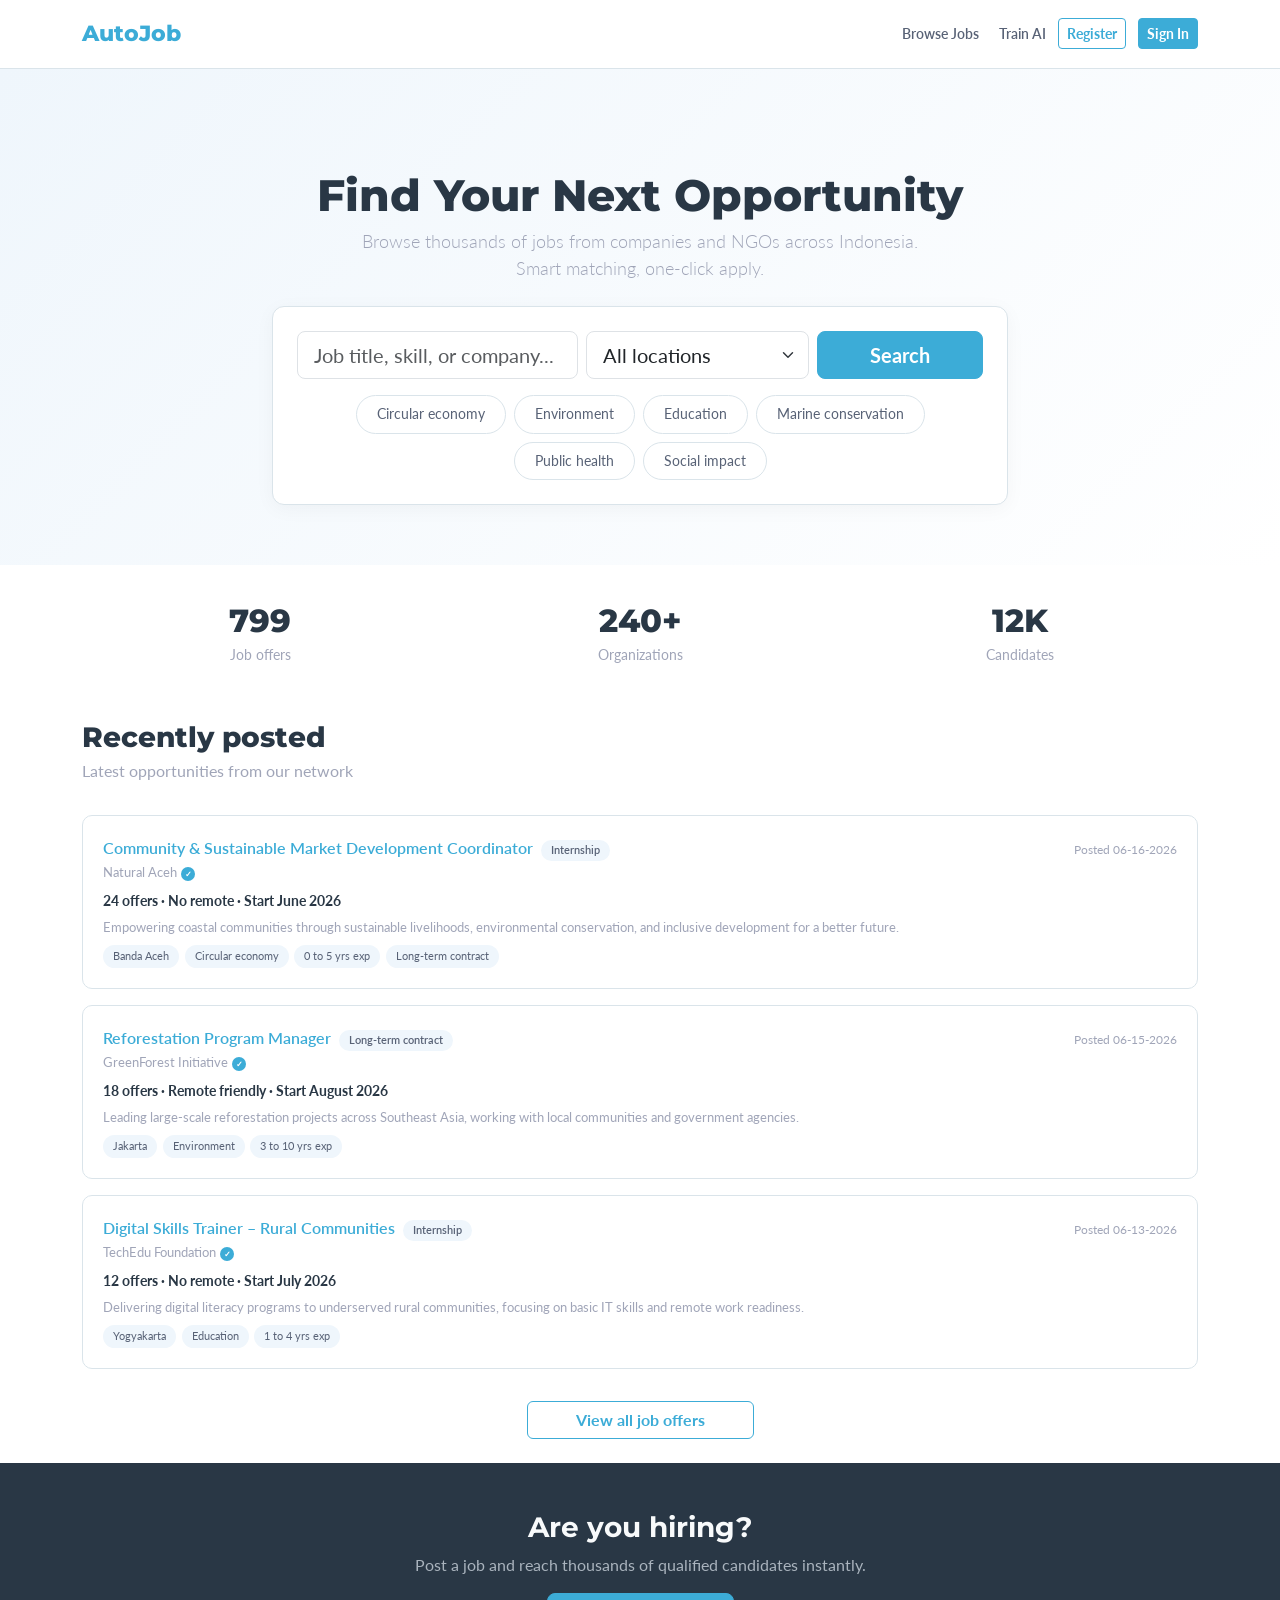
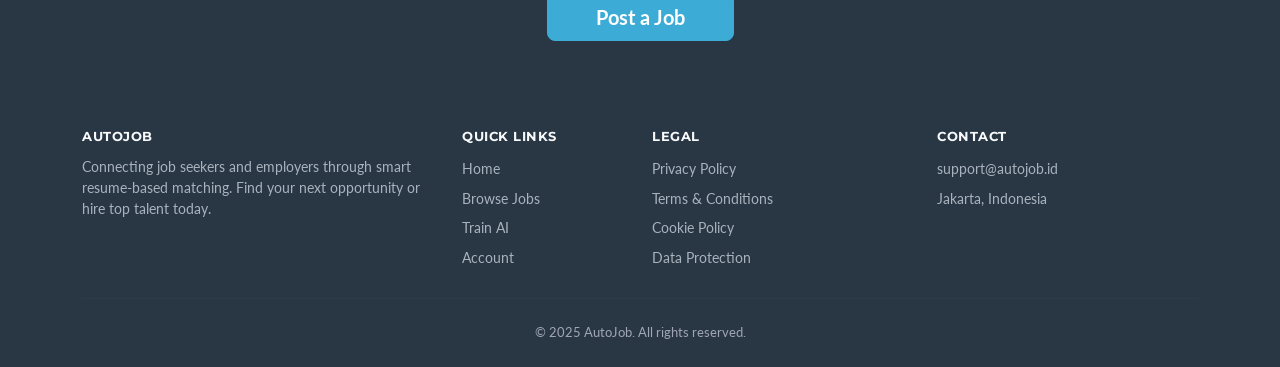
<file: index.html>
<!DOCTYPE html>
<html lang="en">
<head>
    <meta charset="UTF-8">
    <meta name="viewport" content="width=device-width, initial-scale=1.0">
    <title>AutoJob – Find Jobs & Hire Top Talent</title>
    <link rel="icon" type="image/svg+xml" href="data:image/svg+xml,%3Csvg xmlns='http://www.w3.org/2000/svg' viewBox='0 0 32 32'%3E%3Crect width='32' height='32' rx='6' fill='%233CACD7'/%3E%3Ctext x='16' y='23' font-family='Montserrat,sans-serif' font-weight='800' font-size='20' fill='%23fff' text-anchor='middle'%3EA%3C/text%3E%3C/svg%3E">
    <link href="https://cdn.jsdelivr.net/npm/bootstrap@5.3.3/dist/css/bootstrap.min.css" rel="stylesheet">
    <link href="https://fonts.googleapis.com/css2?family=Lato:wght@400;700&family=Montserrat:wght@600;700;800&display=swap" rel="stylesheet">
    <link href="style.css" rel="stylesheet">
    <style>
        .landing-hero { background: linear-gradient(135deg, var(--aj-section-light) 0%, #fff 100%); padding: 100px 0 60px; }
        .landing-hero h1 { font-weight: 800; font-size: 2.75rem; }
        .landing-hero .lead { font-size: 1.1rem; color: var(--aj-muted); max-width: 600px; margin: 0 auto; }
        .search-panel { background: #fff; border: 1px solid var(--aj-border); border-radius: 12px; padding: 1.5rem; box-shadow: 0 4px 20px rgba(0,0,0,0.04); }
        .search-panel .input-group-lg .form-control, .search-panel .input-group-lg .btn { border-radius: 8px; }
        .stat-big { text-align: center; padding: 2rem 0; }
        .stat-big .num { font-family: 'Montserrat', sans-serif; font-weight: 800; font-size: 2rem; color: var(--aj-heading); }
        .stat-big .lbl { font-size: 0.85rem; color: var(--aj-muted); }
        .landing-section-title { font-weight: 800; margin-bottom: 0.25rem; }
        .landing-section-sub { color: var(--aj-muted); margin-bottom: 2rem; }
        .category-chip { border: 1px solid var(--aj-border); border-radius: 30px; padding: 0.5rem 1.25rem; font-size: 0.85rem; color: var(--aj-body); transition: all 0.2s; display: inline-block; }
        .category-chip:hover { border-color: var(--aj-primary); color: var(--aj-primary); background: var(--aj-section-light); }
        .cta-section { background: var(--aj-section-dark); padding: 3rem 0; text-align: center; }
        .cta-section h3 { color: var(--aj-dark-heading); }
        .cta-section p { color: var(--aj-dark-text); }
    </style>
</head>
<body>

    <nav class="navbar navbar-expand-lg">
        <div class="container">
            <a class="navbar-brand" href="index.html">AutoJob</a>
            <button class="navbar-toggler" type="button" data-bs-toggle="collapse" data-bs-target="#navMenu">
                <span class="navbar-toggler-icon"></span>
            </button>
            <div class="collapse navbar-collapse" id="navMenu">
                <ul class="navbar-nav ms-auto">
                    <li class="nav-item"><a class="nav-link" href="jobs.html">Browse Jobs</a></li>
                    <li class="nav-item"><a class="nav-link" href="train.html">Train AI</a></li>
                    <li class="nav-item"><a class="btn btn-outline-primary btn-sm me-2" href="register.html">Register</a></li>
                    <li class="nav-item"><a class="btn btn-primary btn-sm" href="signin.html">Sign In</a></li>
                </ul>
            </div>
        </div>
    </nav>

    <section class="landing-hero">
        <div class="container text-center">
            <h1>Find Your Next Opportunity</h1>
            <p class="lead">Browse thousands of jobs from companies and NGOs across Indonesia. Smart matching, one-click apply.</p>
            <div class="row justify-content-center mt-4">
                <div class="col-lg-8">
                    <div class="search-panel">
                        <div class="row g-2">
                            <div class="col-md-5">
                                <input type="text" class="form-control form-control-lg" placeholder="Job title, skill, or company...">
                            </div>
                            <div class="col-md-4">
                                <select class="form-select form-select-lg">
                                    <option value="">All locations</option>
                                    <option>Banda Aceh</option>
                                    <option>Jakarta</option>
                                    <option>Yogyakarta</option>
                                    <option>Bali</option>
                                    <option>Bandung</option>
                                    <option>Surabaya</option>
                                    <option>Makassar</option>
                                    <option>Lombok</option>
                                    <option>Flores</option>
                                    <option>Kalimantan</option>
                                </select>
                            </div>
                            <div class="col-md-3">
                                <a href="jobs.html" class="btn btn-primary btn-lg w-100">Search</a>
                            </div>
                        </div>
                        <div class="d-flex flex-wrap justify-content-center gap-2 mt-3">
                            <a href="jobs.html" class="category-chip">Circular economy</a>
                            <a href="jobs.html" class="category-chip">Environment</a>
                            <a href="jobs.html" class="category-chip">Education</a>
                            <a href="jobs.html" class="category-chip">Marine conservation</a>
                            <a href="jobs.html" class="category-chip">Public health</a>
                            <a href="jobs.html" class="category-chip">Social impact</a>
                        </div>
                    </div>
                </div>
            </div>
        </div>
    </section>

    <div class="container">
        <div class="stat-big">
            <div class="row">
                <div class="col-4"><div class="num">799</div><div class="lbl">Job offers</div></div>
                <div class="col-4"><div class="num">240+</div><div class="lbl">Organizations</div></div>
                <div class="col-4"><div class="num">12K</div><div class="lbl">Candidates</div></div>
            </div>
        </div>
    </div>

    <div class="container py-4">
        <h3 class="landing-section-title">Recently posted</h3>
        <p class="landing-section-sub">Latest opportunities from our network</p>
        <div class="d-flex flex-column gap-3">

            <div class="job-card-mkt anim-fade-up">
                <div class="card-title-row">
                    <span class="title"><a href="jobs.html">Community & Sustainable Market Development Coordinator</a></span>
                    <span class="type-badge">Internship</span>
                    <span class="card-date">Posted 06-16-2026</span>
                </div>
                <div class="card-byline">Natural Aceh<span class="verified-badge">&#10003;</span></div>
                <div class="card-rate">24 offers &middot; No remote &middot; Start June 2026</div>
                <div class="card-desc">Empowering coastal communities through sustainable livelihoods, environmental conservation, and inclusive development for a better future.</div>
                <div class="card-labels">
                    <span class="label">Banda Aceh</span>
                    <span class="label">Circular economy</span>
                    <span class="label">0 to 5 yrs exp</span>
                    <span class="label">Long-term contract</span>
                </div>
            </div>

            <div class="job-card-mkt anim-fade-up anim-delay-1">
                <div class="card-title-row">
                    <span class="title"><a href="jobs.html">Reforestation Program Manager</a></span>
                    <span class="type-badge">Long-term contract</span>
                    <span class="card-date">Posted 06-15-2026</span>
                </div>
                <div class="card-byline">GreenForest Initiative<span class="verified-badge">&#10003;</span></div>
                <div class="card-rate">18 offers &middot; Remote friendly &middot; Start August 2026</div>
                <div class="card-desc">Leading large-scale reforestation projects across Southeast Asia, working with local communities and government agencies.</div>
                <div class="card-labels">
                    <span class="label">Jakarta</span>
                    <span class="label">Environment</span>
                    <span class="label">3 to 10 yrs exp</span>
                </div>
            </div>

            <div class="job-card-mkt anim-fade-up anim-delay-2">
                <div class="card-title-row">
                    <span class="title"><a href="jobs.html">Digital Skills Trainer – Rural Communities</a></span>
                    <span class="type-badge">Internship</span>
                    <span class="card-date">Posted 06-13-2026</span>
                </div>
                <div class="card-byline">TechEdu Foundation<span class="verified-badge">&#10003;</span></div>
                <div class="card-rate">12 offers &middot; No remote &middot; Start July 2026</div>
                <div class="card-desc">Delivering digital literacy programs to underserved rural communities, focusing on basic IT skills and remote work readiness.</div>
                <div class="card-labels">
                    <span class="label">Yogyakarta</span>
                    <span class="label">Education</span>
                    <span class="label">1 to 4 yrs exp</span>
                </div>
            </div>

            <div class="text-center mt-3">
                <a href="jobs.html" class="btn btn-outline-primary px-5">View all job offers</a>
            </div>
        </div>
    </div>

    <div class="cta-section">
        <div class="container">
            <h3>Are you hiring?</h3>
            <p>Post a job and reach thousands of qualified candidates instantly.</p>
            <a href="jobs.html" class="btn btn-primary btn-lg px-5">Post a Job</a>
        </div>
    </div>

    <footer class="footer">
        <div class="container">
            <div class="row g-4">
                <div class="col-md-4">
                    <h6>AutoJob</h6>
                    <p class="small" style="color:var(--aj-dark-text);">Connecting job seekers and employers through smart resume-based matching. Find your next opportunity or hire top talent today.</p>
                </div>
                <div class="col-md-2">
                    <h6>Quick Links</h6>
                    <ul>
                        <li><a href="index.html">Home</a></li>
                        <li><a href="jobs.html">Browse Jobs</a></li>
                        <li><a href="train.html">Train AI</a></li>
                        <li><a href="account.html">Account</a></li>
                    </ul>
                </div>
                <div class="col-md-3">
                    <h6>Legal</h6>
                    <ul>
                        <li><a href="privacy.html">Privacy Policy</a></li>
                        <li><a href="terms.html">Terms &amp; Conditions</a></li>
                        <li><a href="privacy.html#cookies">Cookie Policy</a></li>
                        <li><a href="privacy.html#security">Data Protection</a></li>
                    </ul>
                </div>
                <div class="col-md-3">
                    <h6>Contact</h6>
                    <ul>
                        <li><a href="#">support@autojob.id</a></li>
                        <li><a href="#">Jakarta, Indonesia</a></li>
                    </ul>
                </div>
            </div>
            <hr class="footer-divider">
            <div class="text-center footer-bottom">&copy; 2025 AutoJob. All rights reserved.</div>
        </div>
    </footer>

    <script src="https://cdn.jsdelivr.net/npm/bootstrap@5.3.3/dist/js/bootstrap.bundle.min.js"></script>
</body>
</html>
</file>
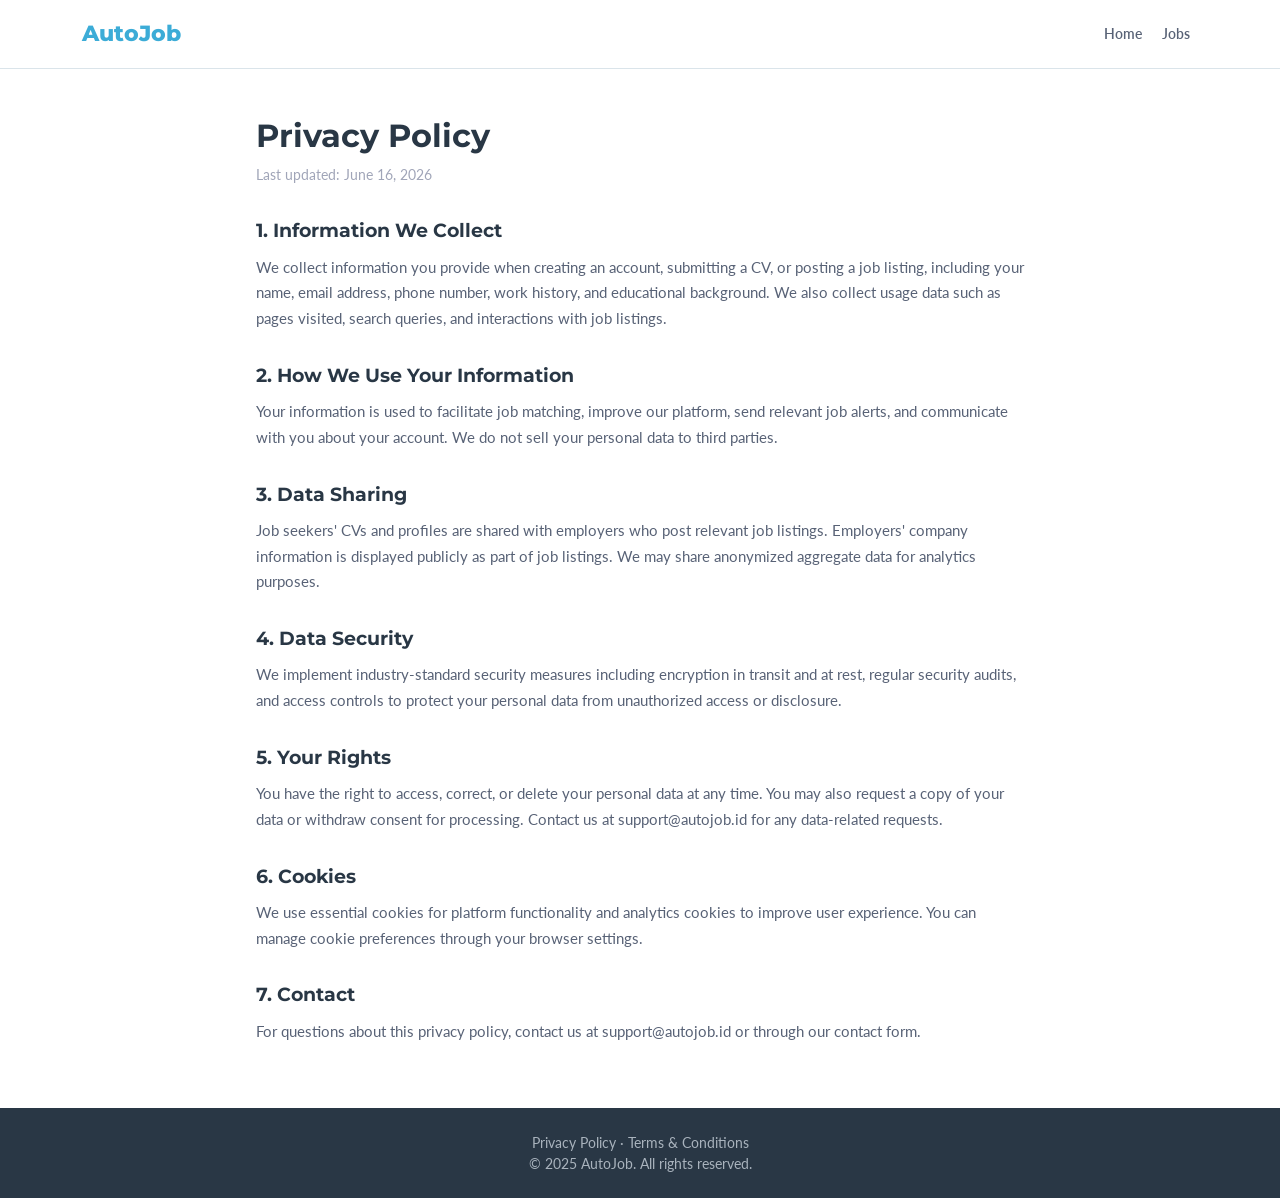
<file: privacy.html>
<!DOCTYPE html>
<html lang="en">
<head>
    <meta charset="UTF-8">
    <meta name="viewport" content="width=device-width, initial-scale=1.0">
    <title>Privacy Policy – AutoJob</title>
    <link rel="icon" type="image/svg+xml" href="data:image/svg+xml,%3Csvg xmlns='http://www.w3.org/2000/svg' viewBox='0 0 32 32'%3E%3Crect width='32' height='32' rx='6' fill='%233CACD7'/%3E%3Ctext x='16' y='23' font-family='Montserrat,sans-serif' font-weight='800' font-size='20' fill='%23fff' text-anchor='middle'%3EA%3C/text%3E%3C/svg%3E">
    <link href="https://cdn.jsdelivr.net/npm/bootstrap@5.3.3/dist/css/bootstrap.min.css" rel="stylesheet">
    <link href="https://fonts.googleapis.com/css2?family=Lato:wght@400;700&family=Montserrat:wght@600;700;800&display=swap" rel="stylesheet">
    <link href="style.css" rel="stylesheet">
    <style>
        .legal-content { max-width: 800px; margin: 0 auto; padding: 3rem 1rem; }
        .legal-content h1 { font-size: 2rem; margin-bottom: 0.5rem; }
        .legal-content .updated { color: var(--aj-muted); font-size: 0.9rem; margin-bottom: 2rem; }
        .legal-content h2 { font-size: 1.2rem; margin-top: 2rem; margin-bottom: 0.75rem; }
        .legal-content p { font-size: 0.95rem; line-height: 1.7; color: var(--aj-body); margin-bottom: 1rem; }
    </style>
</head>
<body>
    <nav class="navbar navbar-expand-lg">
        <div class="container">
            <a class="navbar-brand" href="index.html">AutoJob</a>
            <button class="navbar-toggler" type="button" data-bs-toggle="collapse" data-bs-target="#navMenu">
                <span class="navbar-toggler-icon"></span>
            </button>
            <div class="collapse navbar-collapse" id="navMenu">
                <ul class="navbar-nav ms-auto">
                    <li class="nav-item"><a class="nav-link" href="index.html">Home</a></li>
                    <li class="nav-item"><a class="nav-link" href="jobs.html">Jobs</a></li>
                </ul>
            </div>
        </div>
    </nav>

    <div class="legal-content">
        <h1>Privacy Policy</h1>
        <p class="updated">Last updated: June 16, 2026</p>

        <h2>1. Information We Collect</h2>
        <p>We collect information you provide when creating an account, submitting a CV, or posting a job listing, including your name, email address, phone number, work history, and educational background. We also collect usage data such as pages visited, search queries, and interactions with job listings.</p>

        <h2>2. How We Use Your Information</h2>
        <p>Your information is used to facilitate job matching, improve our platform, send relevant job alerts, and communicate with you about your account. We do not sell your personal data to third parties.</p>

        <h2>3. Data Sharing</h2>
        <p>Job seekers' CVs and profiles are shared with employers who post relevant job listings. Employers' company information is displayed publicly as part of job listings. We may share anonymized aggregate data for analytics purposes.</p>

        <h2>4. Data Security</h2>
        <p>We implement industry-standard security measures including encryption in transit and at rest, regular security audits, and access controls to protect your personal data from unauthorized access or disclosure.</p>

        <h2>5. Your Rights</h2>
        <p>You have the right to access, correct, or delete your personal data at any time. You may also request a copy of your data or withdraw consent for processing. Contact us at support@autojob.id for any data-related requests.</p>

        <h2>6. Cookies</h2>
        <p>We use essential cookies for platform functionality and analytics cookies to improve user experience. You can manage cookie preferences through your browser settings.</p>

        <h2>7. Contact</h2>
        <p>For questions about this privacy policy, contact us at support@autojob.id or through our contact form.</p>
    </div>

    <footer class="footer py-4">
        <div class="container text-center small"><a href="privacy.html">Privacy Policy</a> &middot; <a href="terms.html">Terms &amp; Conditions</a><br>&copy; 2025 AutoJob. All rights reserved.</div>
    </footer>

    <script src="https://cdn.jsdelivr.net/npm/bootstrap@5.3.3/dist/js/bootstrap.bundle.min.js"></script>
</body>
</html>
</file>
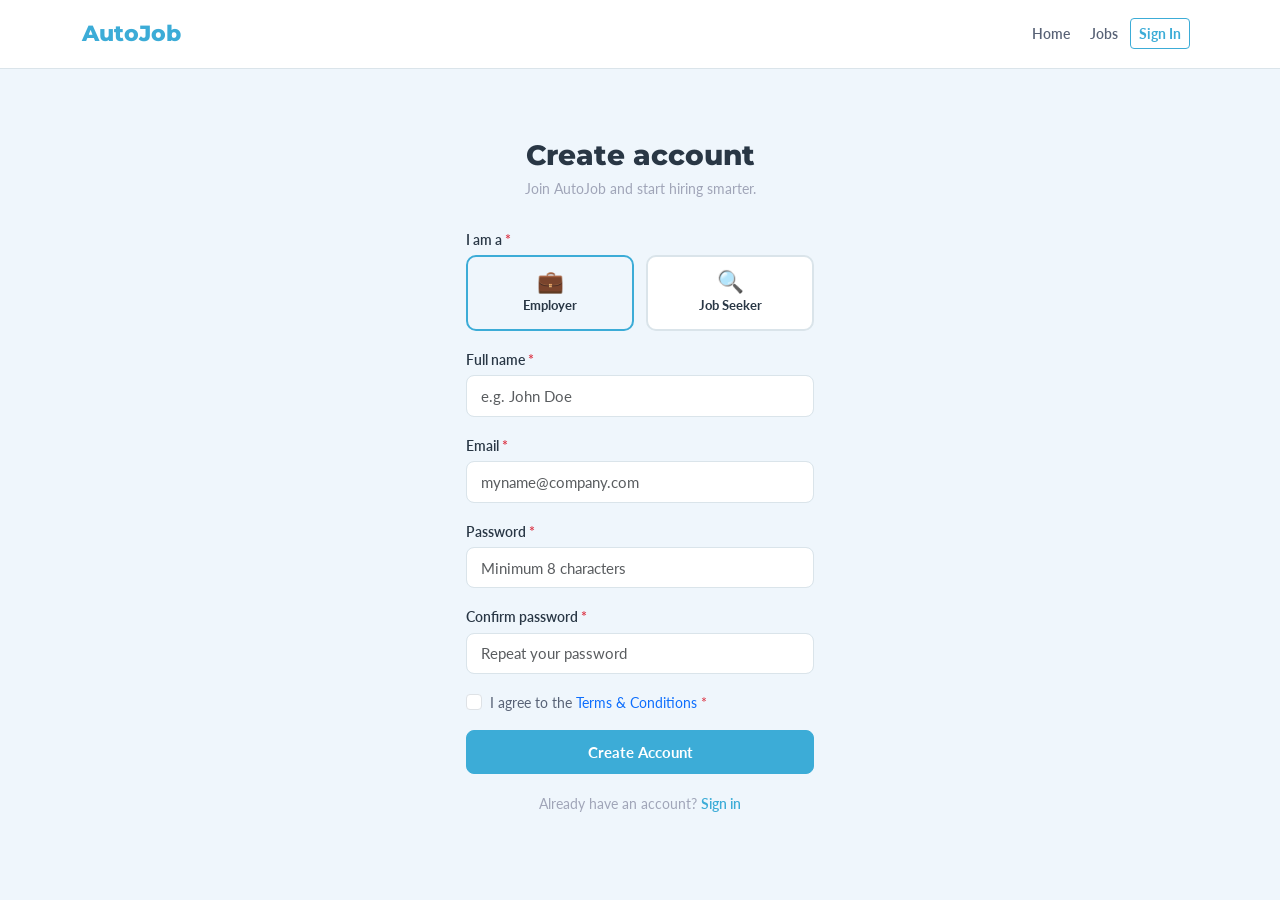
<file: register.html>
<!DOCTYPE html>
<html lang="en">
<head>
    <meta charset="UTF-8">
    <meta name="viewport" content="width=device-width, initial-scale=1.0">
    <title>Register – AutoJob</title>
    <link rel="icon" type="image/svg+xml" href="data:image/svg+xml,%3Csvg xmlns='http://www.w3.org/2000/svg' viewBox='0 0 32 32'%3E%3Crect width='32' height='32' rx='6' fill='%233CACD7'/%3E%3Ctext x='16' y='23' font-family='Montserrat,sans-serif' font-weight='800' font-size='20' fill='%23fff' text-anchor='middle'%3EA%3C/text%3E%3C/svg%3E">
    <link href="https://cdn.jsdelivr.net/npm/bootstrap@5.3.3/dist/css/bootstrap.min.css" rel="stylesheet">
    <link href="https://fonts.googleapis.com/css2?family=Lato:wght@400;700&family=Montserrat:wght@600;700;800&display=swap" rel="stylesheet">
    <link href="style.css" rel="stylesheet">
    <style>
        body { background: var(--aj-section-light); margin: 0; padding: 0; min-height: 100vh; display: flex; flex-direction: column; }
        .form-box { width: 100%; max-width: 380px; margin: 2rem auto; padding: 0 1rem; flex: 1; display: flex; flex-direction: column; justify-content: center; }
        .form-box h3 { font-weight: 800; text-align: center; margin-bottom: 0.35rem; }
        .form-box .sub { text-align: center; color: var(--aj-muted); font-size: 0.88rem; margin-bottom: 1.75rem; }
        .form-box .form-label { font-weight: 600; font-size: 0.85rem; color: var(--aj-heading); margin-bottom: 0.3rem; }
        .form-box .form-control { border-radius: 8px; border: 1.5px solid var(--aj-border); padding: 0.55rem 0.85rem; font-size: 0.92rem; transition: border-color 0.2s, box-shadow 0.2s; }
        .form-box .form-control:focus { border-color: var(--aj-primary); box-shadow: 0 0 0 3px rgba(60,172,215,0.15); }
        .form-box .form-control.is-invalid { border-color: #dc3545; box-shadow: none; }
        .form-box .form-control.is-invalid:focus { box-shadow: 0 0 0 3px rgba(220,53,69,0.15); }
        .form-box .btn-primary { width: 100%; padding: 0.6rem; border-radius: 8px; font-size: 0.92rem; }
        .form-box .form-check-label { font-size: 0.85rem; color: var(--aj-body); }
        .form-box .bottom-link { text-align: center; margin-top: 1.25rem; font-size: 0.85rem; color: var(--aj-muted); }
        .form-box .bottom-link a { color: var(--aj-primary); font-weight: 600; }
        .role-selector { display: flex; gap: 0.75rem; }
        .role-selector .role-card { flex: 1; border: 2px solid var(--aj-border); border-radius: 10px; padding: 0.85rem 0.5rem; text-align: center; cursor: pointer; transition: all 0.2s; background: #fff; user-select: none; }
        .role-selector .role-card:hover { border-color: var(--aj-primary); }
        .role-selector .role-card.selected { border-color: var(--aj-primary); background: var(--aj-section-light); }
        .role-selector .role-card .icon { font-size: 1.35rem; line-height: 1; margin-bottom: 0.2rem; }
        .role-selector .role-card .name { font-weight: 700; font-size: 0.82rem; color: var(--aj-heading); }
        .form-error { font-size: 0.78rem; color: #dc3545; margin-top: 0.25rem; display: none; line-height: 1.3; }
        .form-error.show { display: block; }
        .form-box .mb-3 { margin-bottom: 1rem !important; }
    </style>
</head>
<body>
    <nav class="navbar navbar-expand-lg">
        <div class="container">
            <a class="navbar-brand" href="index.html">AutoJob</a>
            <button class="navbar-toggler" type="button" data-bs-toggle="collapse" data-bs-target="#navMenu">
                <span class="navbar-toggler-icon"></span>
            </button>
            <div class="collapse navbar-collapse" id="navMenu">
                <ul class="navbar-nav ms-auto">
                    <li class="nav-item"><a class="nav-link" href="index.html">Home</a></li>
                    <li class="nav-item"><a class="nav-link" href="jobs.html">Jobs</a></li>
                    <li class="nav-item"><a class="btn btn-outline-primary btn-sm me-2" href="signin.html">Sign In</a></li>
                </ul>
            </div>
        </div>
    </nav>
    <div class="form-box">
        <h3>Create account</h3>
        <p class="sub">Join AutoJob and start hiring smarter.</p>
        <form onsubmit="event.preventDefault();handleRegister();">
            <div class="mb-3">
                <label class="form-label">I am a <span class="text-danger">*</span></label>
                <div class="role-selector">
                    <div class="role-card selected" data-role="employer" onclick="selectRole(this)">
                        <div class="icon">&#128188;</div>
                        <div class="name">Employer</div>
                    </div>
                    <div class="role-card" data-role="seeker" onclick="selectRole(this)">
                        <div class="icon">&#128269;</div>
                        <div class="name">Job Seeker</div>
                    </div>
                </div>
            </div>
            <div class="mb-3">
                <label class="form-label" for="regName">Full name <span class="text-danger">*</span></label>
                <input type="text" class="form-control" id="regName" placeholder="e.g. John Doe" autocomplete="name">
                <div class="form-error" id="errName">Please enter your name.</div>
            </div>
            <div class="mb-3">
                <label class="form-label" for="regEmail">Email <span class="text-danger">*</span></label>
                <input type="email" class="form-control" id="regEmail" placeholder="myname@company.com" autocomplete="email">
                <div class="form-error" id="errEmail">Please enter a valid email.</div>
            </div>
            <div class="mb-3">
                <label class="form-label" for="regPass">Password <span class="text-danger">*</span></label>
                <input type="password" class="form-control" id="regPass" placeholder="Minimum 8 characters" autocomplete="new-password">
                <div class="form-error" id="errPass">Minimum 8 characters required.</div>
            </div>
            <div class="mb-3">
                <label class="form-label" for="regConfirm">Confirm password <span class="text-danger">*</span></label>
                <input type="password" class="form-control" id="regConfirm" placeholder="Repeat your password" autocomplete="new-password">
                <div class="form-error" id="errConfirm">Passwords must match.</div>
            </div>
            <div class="mb-3 form-check">
                <input class="form-check-input" type="checkbox" id="agreeTerms">
                <label class="form-check-label" for="agreeTerms">I agree to the <a href="terms.html">Terms &amp; Conditions</a> <span class="text-danger">*</span></label>
                <div class="form-error" id="errTerms">You must agree to the terms.</div>
            </div>
            <button type="submit" class="btn btn-primary">Create Account</button>
        </form>
        <p class="bottom-link">Already have an account? <a href="signin.html">Sign in</a></p>
    </div>
    <script>
        let selectedRole = 'employer';
        function selectRole(el) {
            document.querySelectorAll('.role-card').forEach(c => c.classList.remove('selected'));
            el.classList.add('selected');
            selectedRole = el.dataset.role;
        }
        function handleRegister() {
            let valid = true;
            const name = document.getElementById('regName');
            const email = document.getElementById('regEmail');
            const pass = document.getElementById('regPass');
            const confirm = document.getElementById('regConfirm');
            const terms = document.getElementById('agreeTerms').checked;
            if (!name.value.trim()) { name.classList.add('is-invalid'); document.getElementById('errName').classList.add('show'); valid = false; } else { name.classList.remove('is-invalid'); document.getElementById('errName').classList.remove('show'); }
            if (!email.value.trim() || !email.value.includes('@')) { email.classList.add('is-invalid'); document.getElementById('errEmail').classList.add('show'); valid = false; } else { email.classList.remove('is-invalid'); document.getElementById('errEmail').classList.remove('show'); }
            if (!pass.value || pass.value.length < 8) { pass.classList.add('is-invalid'); document.getElementById('errPass').classList.add('show'); valid = false; } else { pass.classList.remove('is-invalid'); document.getElementById('errPass').classList.remove('show'); }
            if (pass.value !== confirm.value || !confirm.value) { confirm.classList.add('is-invalid'); document.getElementById('errConfirm').classList.add('show'); valid = false; } else { confirm.classList.remove('is-invalid'); document.getElementById('errConfirm').classList.remove('show'); }
            if (!terms) { document.getElementById('errTerms').classList.add('show'); valid = false; } else { document.getElementById('errTerms').classList.remove('show'); }
            if (valid) window.location.href = 'train.html';
        }
    </script>
</body>
</html>
</file>
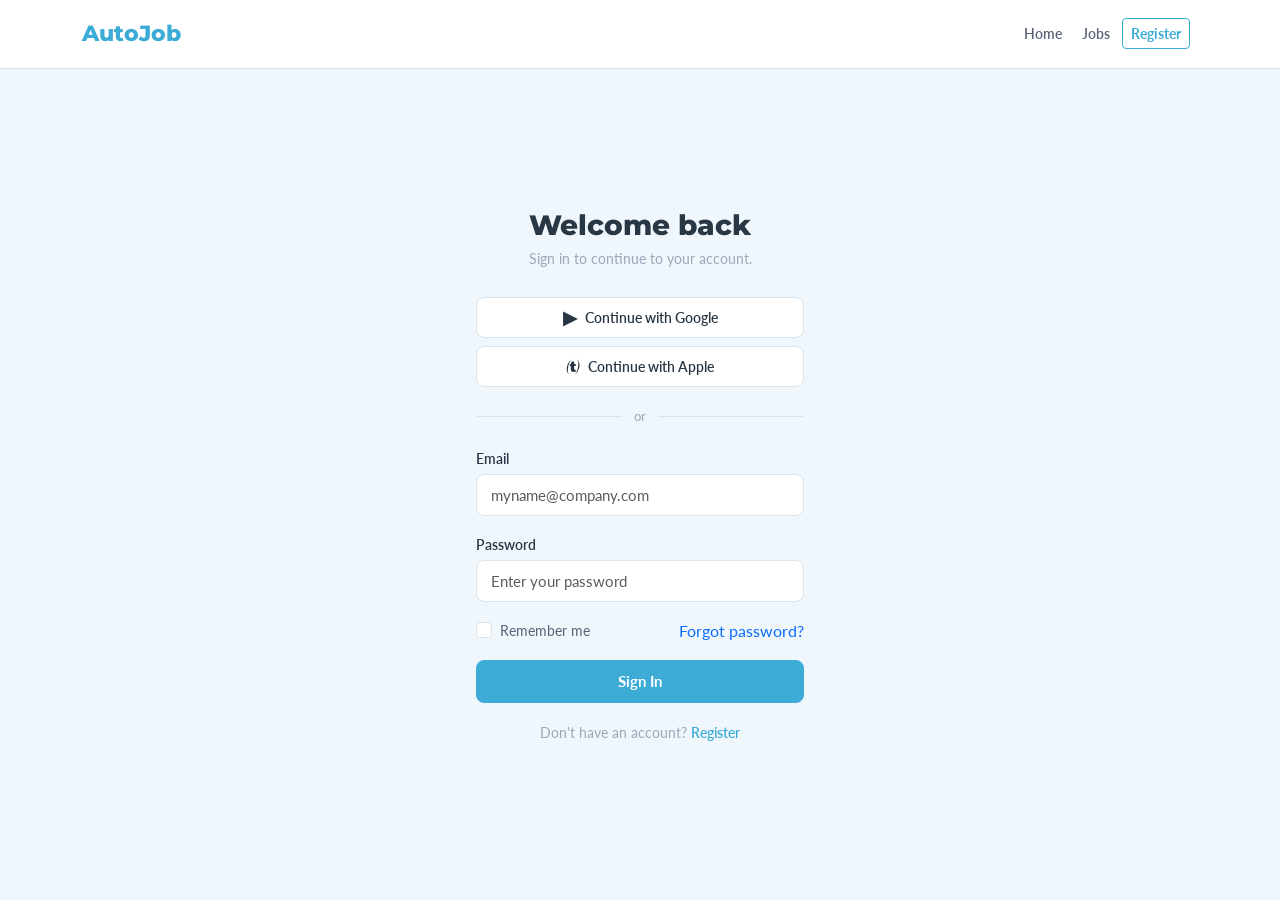
<file: signin.html>
<!DOCTYPE html>
<html lang="en">
<head>
    <meta charset="UTF-8">
    <meta name="viewport" content="width=device-width, initial-scale=1.0">
    <title>Sign In – AutoJob</title>
    <link rel="icon" type="image/svg+xml" href="data:image/svg+xml,%3Csvg xmlns='http://www.w3.org/2000/svg' viewBox='0 0 32 32'%3E%3Crect width='32' height='32' rx='6' fill='%233CACD7'/%3E%3Ctext x='16' y='23' font-family='Montserrat,sans-serif' font-weight='800' font-size='20' fill='%23fff' text-anchor='middle'%3EA%3C/text%3E%3C/svg%3E">
    <link href="https://cdn.jsdelivr.net/npm/bootstrap@5.3.3/dist/css/bootstrap.min.css" rel="stylesheet">
    <link href="https://fonts.googleapis.com/css2?family=Lato:wght@400;700&family=Montserrat:wght@600;700;800&display=swap" rel="stylesheet">
    <link href="style.css" rel="stylesheet">
    <style>
        body { background: var(--aj-section-light); margin: 0; padding: 0; min-height: 100vh; display: flex; flex-direction: column; }
        .form-box { width: 100%; max-width: 360px; margin: 3rem auto; padding: 0 1rem; flex: 1; display: flex; flex-direction: column; justify-content: center; }
        .form-box h3 { font-weight: 800; text-align: center; margin-bottom: 0.35rem; }
        .form-box .sub { text-align: center; color: var(--aj-muted); font-size: 0.88rem; margin-bottom: 1.75rem; }
        .form-box .form-label { font-weight: 600; font-size: 0.85rem; color: var(--aj-heading); margin-bottom: 0.3rem; }
        .form-box .form-control { border-radius: 8px; border: 1.5px solid var(--aj-border); padding: 0.55rem 0.85rem; font-size: 0.92rem; transition: border-color 0.2s, box-shadow 0.2s; }
        .form-box .form-control:focus { border-color: var(--aj-primary); box-shadow: 0 0 0 3px rgba(60,172,215,0.15); }
        .form-box .form-control.is-invalid { border-color: #dc3545; box-shadow: none; }
        .form-box .form-control.is-invalid:focus { box-shadow: 0 0 0 3px rgba(220,53,69,0.15); }
        .form-box .btn-primary { width: 100%; padding: 0.6rem; border-radius: 8px; font-size: 0.92rem; }
        .form-box .form-check-label { font-size: 0.85rem; color: var(--aj-body); }
        .form-box a.small { font-size: 0.82rem; color: var(--aj-primary) !important; font-weight: 600; }
        .form-box .bottom-link { text-align: center; margin-top: 1.25rem; font-size: 0.85rem; color: var(--aj-muted); }
        .form-box .bottom-link a { color: var(--aj-primary); font-weight: 600; }
        .form-error { font-size: 0.78rem; color: #dc3545; margin-top: 0.25rem; display: none; line-height: 1.3; }
        .form-error.show { display: block; }
        .form-box .mb-3 { margin-bottom: 1rem !important; }
        .social-btn { width: 100%; padding: 0.55rem; border-radius: 8px; border: 1.5px solid var(--aj-border); background: #fff; font-size: 0.88rem; font-weight: 600; color: var(--aj-heading); cursor: pointer; transition: all 0.2s; display: flex; align-items: center; justify-content: center; gap: 0.5rem; font-family: 'Lato', sans-serif; }
        .social-btn:hover { border-color: var(--aj-primary); background: var(--aj-section-light); }
        .social-btn .icon { font-size: 1.1rem; line-height: 1; }
        .divider { display: flex; align-items: center; gap: 0.75rem; margin: 1.25rem 0; color: var(--aj-muted); font-size: 0.8rem; }
        .divider::before, .divider::after { content: ''; flex: 1; height: 1px; background: var(--aj-border); }
    </style>
</head>
<body>
    <nav class="navbar navbar-expand-lg">
        <div class="container">
            <a class="navbar-brand" href="index.html">AutoJob</a>
            <button class="navbar-toggler" type="button" data-bs-toggle="collapse" data-bs-target="#navMenu">
                <span class="navbar-toggler-icon"></span>
            </button>
            <div class="collapse navbar-collapse" id="navMenu">
                <ul class="navbar-nav ms-auto">
                    <li class="nav-item"><a class="nav-link" href="index.html">Home</a></li>
                    <li class="nav-item"><a class="nav-link" href="jobs.html">Jobs</a></li>
                    <li class="nav-item"><a class="btn btn-outline-primary btn-sm me-2" href="register.html">Register</a></li>
                </ul>
            </div>
        </div>
    </nav>
    <div class="form-box">
        <h3>Welcome back</h3>
        <p class="sub">Sign in to continue to your account.</p>

        <button class="social-btn" onclick="window.location.href='#'"><span class="icon">&#9654;</span> Continue with Google</button>
        <div style="height:0.5rem;"></div>
        <button class="social-btn" onclick="window.location.href='#'"><span class="icon">&#63743;</span> Continue with Apple</button>

        <div class="divider">or</div>

        <form onsubmit="event.preventDefault();handleSignIn();">
            <div class="mb-3">
                <label class="form-label" for="signinEmail">Email</label>
                <input type="email" class="form-control" id="signinEmail" placeholder="myname@company.com" autocomplete="email">
                <div class="form-error" id="errEmail">Please enter a valid email address.</div>
            </div>
            <div class="mb-3">
                <label class="form-label" for="signinPass">Password</label>
                <input type="password" class="form-control" id="signinPass" placeholder="Enter your password" autocomplete="current-password">
                <div class="form-error" id="errPass">Please enter your password.</div>
            </div>
            <div class="d-flex justify-content-between align-items-center mb-3">
                <div class="form-check">
                    <input class="form-check-input" type="checkbox" id="rememberMe">
                    <label class="form-check-label" for="rememberMe">Remember me</label>
                </div>
                <a href="#">Forgot password?</a>
            </div>
            <button type="submit" class="btn btn-primary">Sign In</button>
        </form>
        <p class="bottom-link">Don't have an account? <a href="register.html">Register</a></p>
    </div>
    <script>
        function handleSignIn() {
            let valid = true;
            const email = document.getElementById('signinEmail');
            const pass = document.getElementById('signinPass');
            if (!email.value.trim() || !email.value.includes('@')) {
                email.classList.add('is-invalid'); document.getElementById('errEmail').classList.add('show'); valid = false;
            } else {
                email.classList.remove('is-invalid'); document.getElementById('errEmail').classList.remove('show');
            }
            if (!pass.value.trim()) {
                pass.classList.add('is-invalid'); document.getElementById('errPass').classList.add('show'); valid = false;
            } else {
                pass.classList.remove('is-invalid'); document.getElementById('errPass').classList.remove('show');
            }
            if (valid) window.location.href = 'train.html';
        }
    </script>
</body>
</html>
</file>
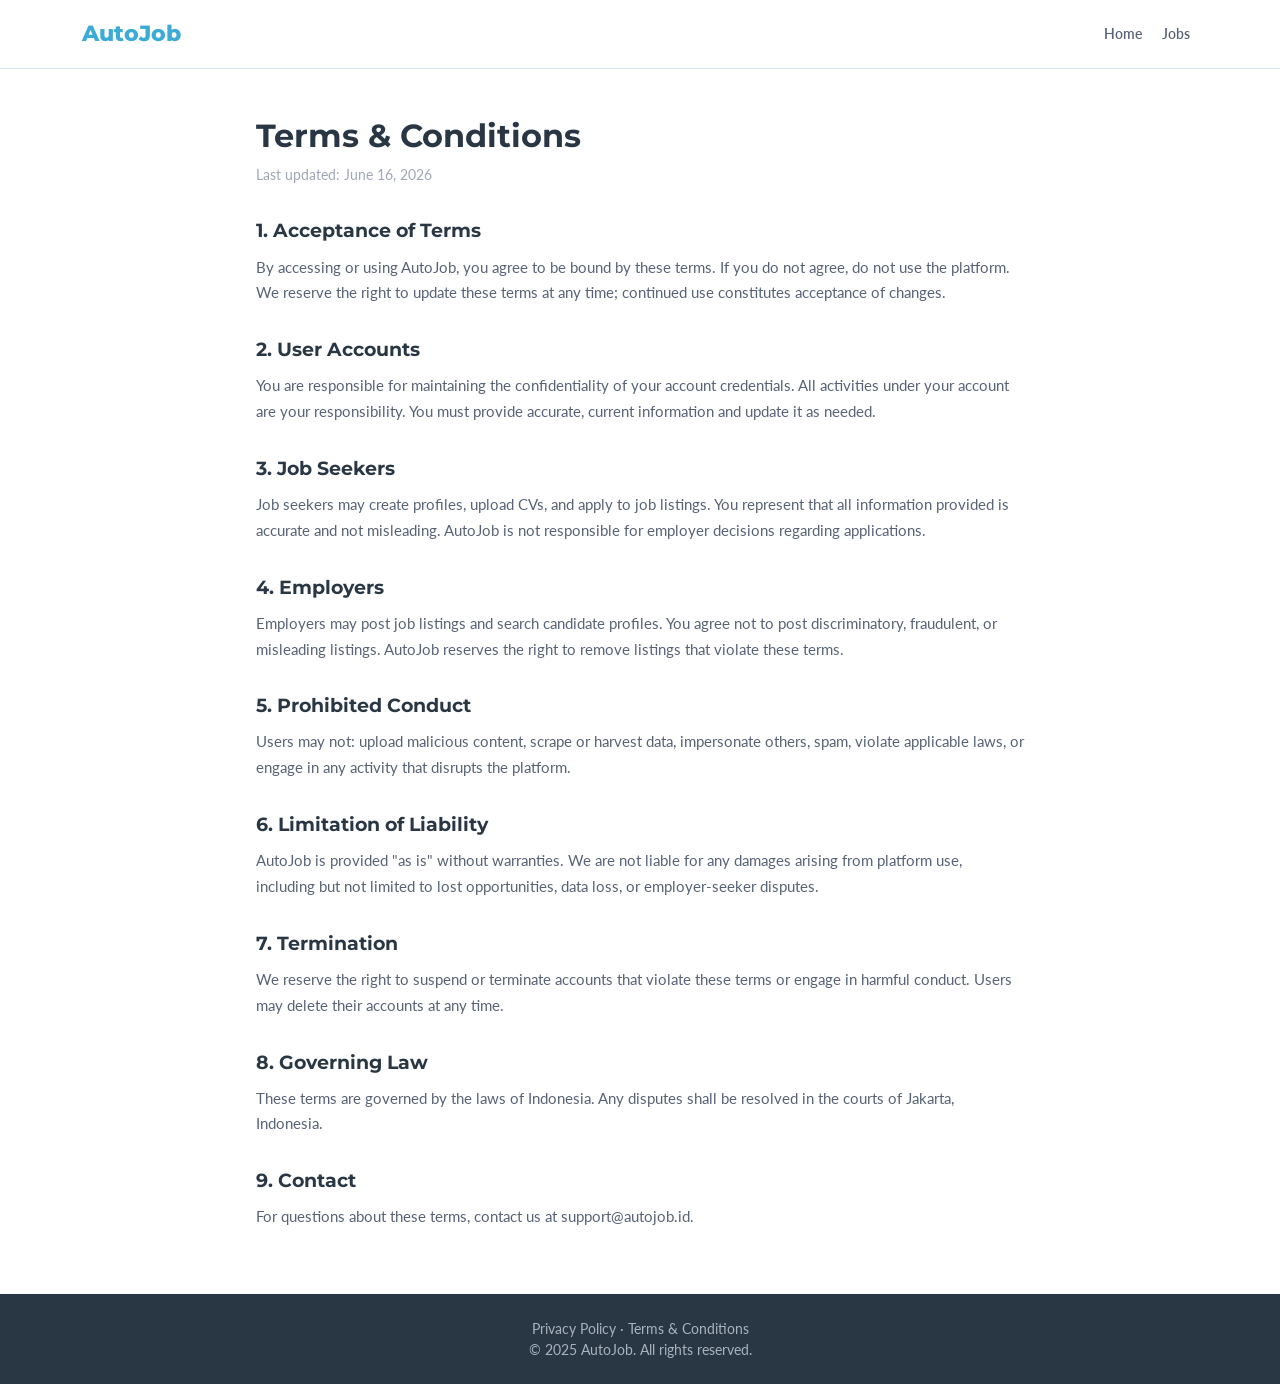
<file: terms.html>
<!DOCTYPE html>
<html lang="en">
<head>
    <meta charset="UTF-8">
    <meta name="viewport" content="width=device-width, initial-scale=1.0">
    <title>Terms & Conditions – AutoJob</title>
    <link rel="icon" type="image/svg+xml" href="data:image/svg+xml,%3Csvg xmlns='http://www.w3.org/2000/svg' viewBox='0 0 32 32'%3E%3Crect width='32' height='32' rx='6' fill='%233CACD7'/%3E%3Ctext x='16' y='23' font-family='Montserrat,sans-serif' font-weight='800' font-size='20' fill='%23fff' text-anchor='middle'%3EA%3C/text%3E%3C/svg%3E">
    <link href="https://cdn.jsdelivr.net/npm/bootstrap@5.3.3/dist/css/bootstrap.min.css" rel="stylesheet">
    <link href="https://fonts.googleapis.com/css2?family=Lato:wght@400;700&family=Montserrat:wght@600;700;800&display=swap" rel="stylesheet">
    <link href="style.css" rel="stylesheet">
    <style>
        .legal-content { max-width: 800px; margin: 0 auto; padding: 3rem 1rem; }
        .legal-content h1 { font-size: 2rem; margin-bottom: 0.5rem; }
        .legal-content .updated { color: var(--aj-muted); font-size: 0.9rem; margin-bottom: 2rem; }
        .legal-content h2 { font-size: 1.2rem; margin-top: 2rem; margin-bottom: 0.75rem; }
        .legal-content p { font-size: 0.95rem; line-height: 1.7; color: var(--aj-body); margin-bottom: 1rem; }
    </style>
</head>
<body>
    <nav class="navbar navbar-expand-lg">
        <div class="container">
            <a class="navbar-brand" href="index.html">AutoJob</a>
            <button class="navbar-toggler" type="button" data-bs-toggle="collapse" data-bs-target="#navMenu">
                <span class="navbar-toggler-icon"></span>
            </button>
            <div class="collapse navbar-collapse" id="navMenu">
                <ul class="navbar-nav ms-auto">
                    <li class="nav-item"><a class="nav-link" href="index.html">Home</a></li>
                    <li class="nav-item"><a class="nav-link" href="jobs.html">Jobs</a></li>
                </ul>
            </div>
        </div>
    </nav>

    <div class="legal-content">
        <h1>Terms & Conditions</h1>
        <p class="updated">Last updated: June 16, 2026</p>

        <h2>1. Acceptance of Terms</h2>
        <p>By accessing or using AutoJob, you agree to be bound by these terms. If you do not agree, do not use the platform. We reserve the right to update these terms at any time; continued use constitutes acceptance of changes.</p>

        <h2>2. User Accounts</h2>
        <p>You are responsible for maintaining the confidentiality of your account credentials. All activities under your account are your responsibility. You must provide accurate, current information and update it as needed.</p>

        <h2>3. Job Seekers</h2>
        <p>Job seekers may create profiles, upload CVs, and apply to job listings. You represent that all information provided is accurate and not misleading. AutoJob is not responsible for employer decisions regarding applications.</p>

        <h2>4. Employers</h2>
        <p>Employers may post job listings and search candidate profiles. You agree not to post discriminatory, fraudulent, or misleading listings. AutoJob reserves the right to remove listings that violate these terms.</p>

        <h2>5. Prohibited Conduct</h2>
        <p>Users may not: upload malicious content, scrape or harvest data, impersonate others, spam, violate applicable laws, or engage in any activity that disrupts the platform.</p>

        <h2>6. Limitation of Liability</h2>
        <p>AutoJob is provided "as is" without warranties. We are not liable for any damages arising from platform use, including but not limited to lost opportunities, data loss, or employer-seeker disputes.</p>

        <h2>7. Termination</h2>
        <p>We reserve the right to suspend or terminate accounts that violate these terms or engage in harmful conduct. Users may delete their accounts at any time.</p>

        <h2>8. Governing Law</h2>
        <p>These terms are governed by the laws of Indonesia. Any disputes shall be resolved in the courts of Jakarta, Indonesia.</p>

        <h2>9. Contact</h2>
        <p>For questions about these terms, contact us at support@autojob.id.</p>
    </div>

    <footer class="footer py-4">
        <div class="container text-center small"><a href="privacy.html">Privacy Policy</a> &middot; <a href="terms.html">Terms &amp; Conditions</a><br>&copy; 2025 AutoJob. All rights reserved.</div>
    </footer>

    <script src="https://cdn.jsdelivr.net/npm/bootstrap@5.3.3/dist/js/bootstrap.bundle.min.js"></script>
</body>
</html>
</file>
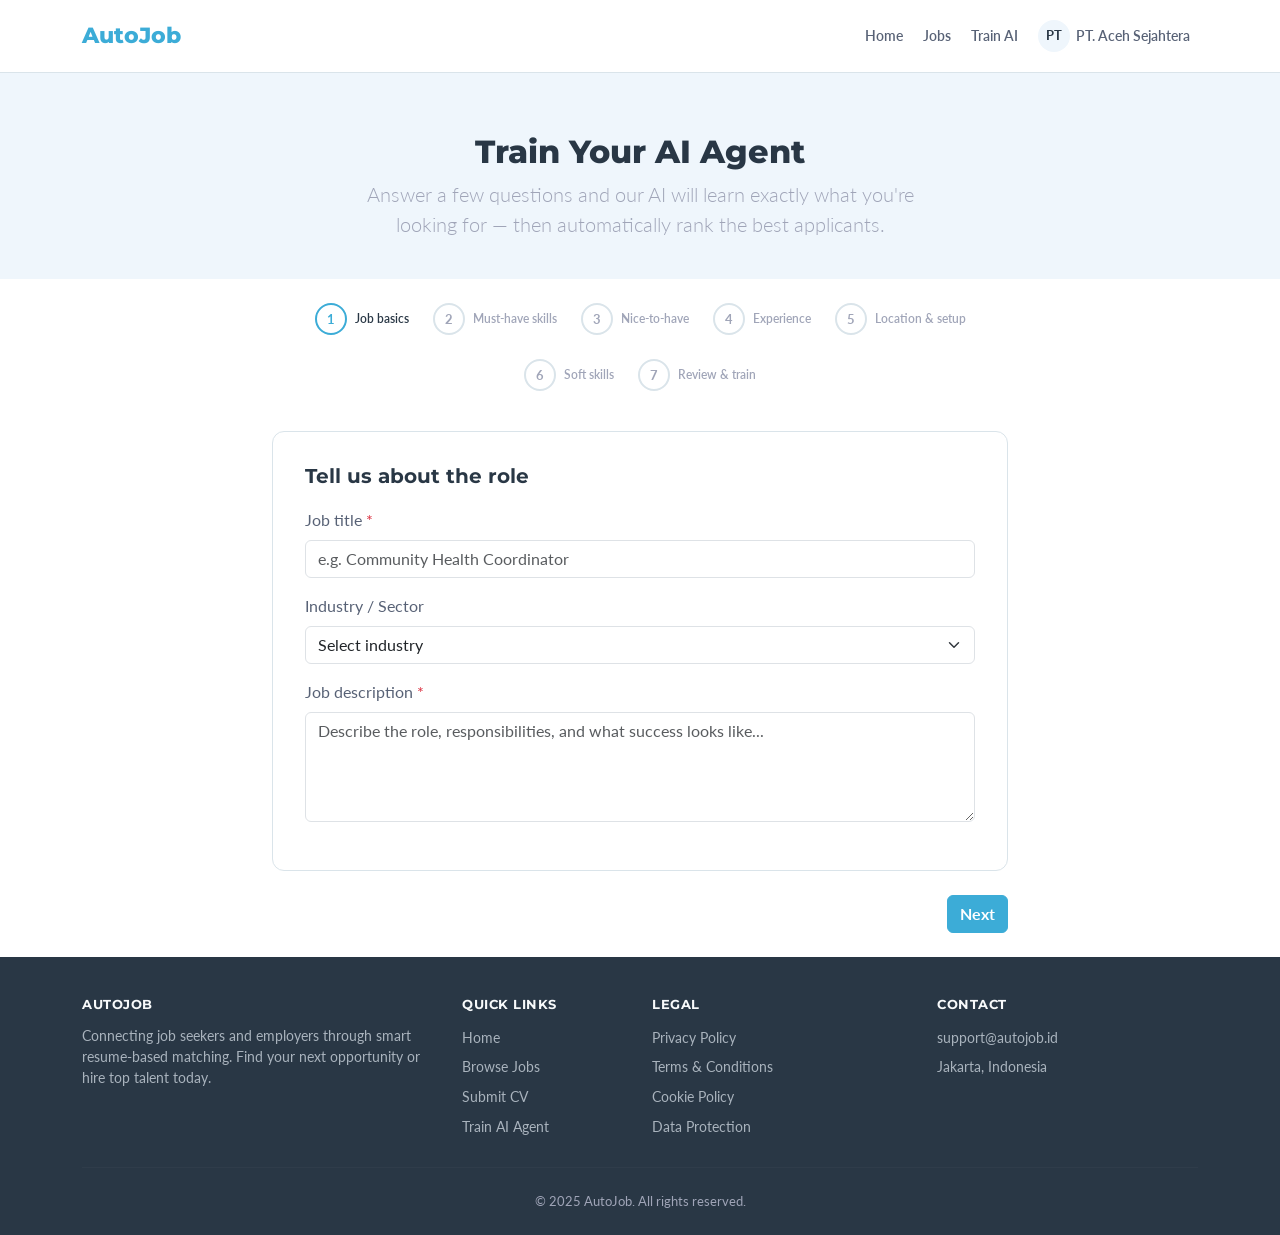
<file: train.html>
<!DOCTYPE html>
<html lang="en">
<head>
    <meta charset="UTF-8">
    <meta name="viewport" content="width=device-width, initial-scale=1.0">
    <title>Train Your AI Agent – AutoJob</title>
    <link rel="icon" type="image/svg+xml" href="data:image/svg+xml,%3Csvg xmlns='http://www.w3.org/2000/svg' viewBox='0 0 32 32'%3E%3Crect width='32' height='32' rx='6' fill='%233CACD7'/%3E%3Ctext x='16' y='23' font-family='Montserrat,sans-serif' font-weight='800' font-size='20' fill='%23fff' text-anchor='middle'%3EA%3C/text%3E%3C/svg%3E">
    <link href="https://cdn.jsdelivr.net/npm/bootstrap@5.3.3/dist/css/bootstrap.min.css" rel="stylesheet">
    <link href="https://fonts.googleapis.com/css2?family=Lato:wght@400;700&family=Montserrat:wght@600;700;800&display=swap" rel="stylesheet">
    <link href="style.css" rel="stylesheet">
    <style>
        .train-hero { background: var(--aj-section-light); padding: 60px 0 40px; text-align: center; }
        .train-hero h1 { font-weight: 800; font-size: 2rem; }
        .train-hero .lead { color: var(--aj-muted); max-width: 600px; margin: 0 auto; }
        .train-card { border: 1px solid var(--aj-border); border-radius: 12px; padding: 2rem; margin-bottom: 1.5rem; }
        .train-step { display: none; }
        .train-step.active { display: block; }
        .step-indicator { display: flex; justify-content: center; gap: 1.5rem; margin-bottom: 2.5rem; flex-wrap: wrap; }
        .step-dot { display: flex; align-items: center; gap: 0.5rem; }
        .step-dot .circle { width: 32px; height: 32px; border-radius: 50%; border: 2px solid var(--aj-border); display: flex; align-items: center; justify-content: center; font-weight: 700; font-size: 0.8rem; color: var(--aj-muted); background: #fff; transition: all 0.3s; }
        .step-dot .label { font-size: 0.78rem; color: var(--aj-muted); font-weight: 600; }
        .step-dot.done .circle { background: var(--aj-primary); border-color: var(--aj-primary); color: #fff; }
        .step-dot.active .circle { border-color: var(--aj-primary); color: var(--aj-primary); }
        .step-dot.active .label { color: var(--aj-heading); }
        .step-dot.done .label { color: var(--aj-primary); }
        .train-card h5 { font-weight: 700; margin-bottom: 1.25rem; }
        .skill-grid { display: flex; flex-wrap: wrap; gap: 0.5rem; }
        .skill-chip { border: 1px solid var(--aj-border); border-radius: 30px; padding: 0.4rem 1rem; font-size: 0.82rem; cursor: pointer; transition: all 0.2s; color: var(--aj-body); background: #fff; user-select: none; }
        .skill-chip:hover { border-color: var(--aj-primary); color: var(--aj-primary); }
        .skill-chip.selected { border-color: var(--aj-primary); background: var(--aj-primary); color: #fff; }
        .priority-badge { display: inline-block; padding: 2px 10px; border-radius: 20px; font-size: 0.7rem; font-weight: 600; margin-left: 0.5rem; }
        .priority-high { background: #d4edda; color: #155724; }
        .priority-medium { background: #fff3cd; color: #856404; }
        .priority-low { background: #f8d7da; color: #721c24; }
        .result-bar { height: 8px; border-radius: 4px; background: var(--aj-border); overflow: hidden; margin-top: 0.35rem; }
        .result-bar .fill { height: 100%; border-radius: 4px; transition: width 0.6s ease; }
        .fill-high { background: #28a745; }
        .fill-medium { background: #ffc107; }
        .fill-low { background: #dc3545; }
        .tag-custom { display: inline-block; padding: 0.2rem 0.7rem; border-radius: 20px; font-size: 0.75rem; background: var(--aj-section-light); color: var(--aj-body); margin-right: 0.25rem; margin-bottom: 0.25rem; }
        .tag-custom .del { cursor: pointer; margin-left: 0.3rem; color: var(--aj-muted); }
        .tag-custom .del:hover { color: var(--aj-heading); }
        .toast-confirm { position: fixed; bottom: 20px; right: 20px; background: var(--aj-primary); color: #fff; padding: 0.75rem 1.5rem; border-radius: 8px; font-weight: 600; display: none; z-index: 9999; }
        .toast-confirm.show { display: block; }
        .form-error { font-size: 0.8rem; color: #dc3545; margin-top: 0.25rem; display: none; }
        .form-error.show { display: block; }
        .is-invalid { border-color: #dc3545 !important; }
        .review-block { display: flex; flex-direction: column; gap: 0.6rem; }
        .review-item { display: flex; gap: 1rem; font-size: 0.9rem; }
        .review-label { font-weight: 700; color: var(--aj-heading); min-width: 120px; flex-shrink: 0; }
        .review-value { color: var(--aj-body); }
        @media (max-width: 768px) {
            .step-indicator { gap: 0.75rem; }
            .step-dot .label { display: none; }
            .train-card { padding: 1.25rem; }
        }
    </style>
</head>
<body>

    <nav class="navbar navbar-expand-lg">
        <div class="container">
            <a class="navbar-brand" href="index.html">AutoJob</a>
            <button class="navbar-toggler" type="button" data-bs-toggle="collapse" data-bs-target="#navMenu">
                <span class="navbar-toggler-icon"></span>
            </button>
            <div class="collapse navbar-collapse" id="navMenu">
                <ul class="navbar-nav ms-auto">
                    <li class="nav-item"><a class="nav-link" href="index.html">Home</a></li>
                    <li class="nav-item"><a class="nav-link" href="jobs.html">Jobs</a></li>
                    <li class="nav-item"><a class="nav-link" href="train.html">Train AI</a></li>
                    <li class="nav-item dropdown user-dropdown">
                        <a class="nav-link dropdown-toggle d-flex align-items-center" href="#" data-bs-toggle="dropdown">
                            <span class="avatar-sm">PT</span>
                            <span class="d-none d-md-inline">PT. Aceh Sejahtera</span>
                        </a>
                        <ul class="dropdown-menu dropdown-menu-end">
                            <li><a class="dropdown-item" href="account.html">Account</a></li>
                            <li><a class="dropdown-item" href="account.html">Settings</a></li>
                            <li><hr class="dropdown-divider"></li>
                            <li><a class="dropdown-item text-danger" href="index.html">Logout</a></li>
                        </ul>
                    </li>
                </ul>
            </div>
        </div>
    </nav>

    <section class="train-hero">
        <div class="container">
            <h1>Train Your AI Agent</h1>
            <p class="lead">Answer a few questions and our AI will learn exactly what you're looking for — then automatically rank the best applicants.</p>
        </div>
    </section>

    <div class="container py-4">
        <div class="row justify-content-center">
            <div class="col-lg-8">

                <div class="step-indicator" id="stepIndicator">
                    <div class="step-dot active" data-step="1"><span class="circle">1</span><span class="label">Job basics</span></div>
                    <div class="step-dot" data-step="2"><span class="circle">2</span><span class="label">Must-have skills</span></div>
                    <div class="step-dot" data-step="3"><span class="circle">3</span><span class="label">Nice-to-have</span></div>
                    <div class="step-dot" data-step="4"><span class="circle">4</span><span class="label">Experience</span></div>
                    <div class="step-dot" data-step="5"><span class="circle">5</span><span class="label">Location & setup</span></div>
                    <div class="step-dot" data-step="6"><span class="circle">6</span><span class="label">Soft skills</span></div>
                    <div class="step-dot" data-step="7"><span class="circle">7</span><span class="label">Review & train</span></div>
                </div>

                <form id="trainForm" onsubmit="return false;">

                    <!-- STEP 1: Job basics -->
                    <div class="train-step active" data-step="1">
                        <div class="train-card">
                            <h5>Tell us about the role</h5>
                            <div class="mb-3">
                                <label class="form-label fw-600">Job title <span class="text-danger">*</span></label>
                                <input type="text" class="form-control" id="jobTitle" placeholder="e.g. Community Health Coordinator" required>
                                <div class="form-error" id="errTitle">Please enter a job title</div>
                            </div>
                            <div class="mb-3">
                                <label class="form-label fw-600">Industry / Sector</label>
                                <select class="form-select" id="jobIndustry">
                                    <option value="">Select industry</option>
                                    <option>Environment & Conservation</option>
                                    <option>Education & Training</option>
                                    <option>Public Health</option>
                                    <option>Social Impact & NGO</option>
                                    <option>Agriculture & Fisheries</option>
                                    <option>Technology & Digital</option>
                                    <option>Marine & Maritime</option>
                                    <option>Renewable Energy</option>
                                    <option>Humanitarian Aid</option>
                                    <option>Other</option>
                                </select>
                            </div>
                            <div class="mb-3">
                                <label class="form-label fw-600">Job description <span class="text-danger">*</span></label>
                                <textarea class="form-control" id="jobDesc" rows="4" placeholder="Describe the role, responsibilities, and what success looks like..." required></textarea>
                                <div class="form-error" id="errDesc">Please enter a job description</div>
                            </div>
                        </div>
                        <div class="text-end">
                            <button type="button" class="btn btn-primary" onclick="nextStep(1)">Next</button>
                        </div>
                    </div>

                    <!-- STEP 2: Must-have skills -->
                    <div class="train-step" data-step="2">
                        <div class="train-card">
                            <h5>Select must-have skills</h5>
                            <p class="text-muted small mb-3">These skills are required. The AI will prioritise candidates who have them.</p>
                            <div class="mb-3">
                                <label class="form-label fw-600">Add custom skill</label>
                                <div class="input-group input-group-sm">
                                    <input type="text" class="form-control" id="customMustSkill" placeholder="Type and add...">
                                    <button class="btn btn-outline-primary" type="button" onclick="addCustomSkill('must')">Add</button>
                                </div>
                            </div>
                            <p class="fw-600 small mb-2">Pick from categories:</p>
                            <div id="mustSkillList" class="skill-grid"></div>
                            <div class="form-error" id="errMust">Select at least one must-have skill</div>
                        </div>
                        <div class="d-flex justify-content-between">
                            <button type="button" class="btn btn-outline-secondary" onclick="prevStep(2)">Back</button>
                            <button type="button" class="btn btn-primary" onclick="nextStep(2)">Next</button>
                        </div>
                    </div>

                    <!-- STEP 3: Nice-to-have skills -->
                    <div class="train-step" data-step="3">
                        <div class="train-card">
                            <h5>Select nice-to-have skills</h5>
                            <p class="text-muted small mb-3">Bonus skills that add weight but aren't required.</p>
                            <div class="mb-3">
                                <label class="form-label fw-600">Add custom skill</label>
                                <div class="input-group input-group-sm">
                                    <input type="text" class="form-control" id="customNiceSkill" placeholder="Type and add...">
                                    <button class="btn btn-outline-primary" type="button" onclick="addCustomSkill('nice')">Add</button>
                                </div>
                            </div>
                            <p class="fw-600 small mb-2">Pick from categories:</p>
                            <div id="niceSkillList" class="skill-grid"></div>
                            <div class="form-error" id="errNice">Select at least one nice-to-have skill</div>
                        </div>
                        <div class="d-flex justify-content-between">
                            <button type="button" class="btn btn-outline-secondary" onclick="prevStep(3)">Back</button>
                            <button type="button" class="btn btn-primary" onclick="nextStep(3)">Next</button>
                        </div>
                    </div>

                    <!-- STEP 4: Experience -->
                    <div class="train-step" data-step="4">
                        <div class="train-card">
                            <h5>Experience level</h5>
                            <div class="mb-3">
                                <label class="form-label fw-600">Minimum years of experience</label>
                                <select class="form-select" id="expLevel">
                                    <option value="">Select minimum experience</option>
                                    <option value="0">No minimum</option>
                                    <option value="1">1 year</option>
                                    <option value="2">2 years</option>
                                    <option value="3">3 years</option>
                                    <option value="5">5 years</option>
                                    <option value="7">7 years</option>
                                    <option value="10">10+ years</option>
                                </select>
                            </div>
                            <div class="mb-3">
                                <label class="form-label fw-600">Education requirement</label>
                                <select class="form-select" id="educationReq">
                                    <option value="">Select education level</option>
                                    <option value="highschool">High School / SMA</option>
                                    <option value="diploma">Diploma (D3)</option>
                                    <option value="bachelor">Bachelor's (S1)</option>
                                    <option value="master">Master's (S2)</option>
                                    <option value="doctorate">Doctorate (S3)</option>
                                </select>
                            </div>
                            <div class="form-error" id="errExp">Select a minimum experience or education level</div>
                            <div class="mb-3">
                                <label class="form-label fw-600">Certifications that matter</label>
                                <div class="input-group input-group-sm mb-2">
                                    <input type="text" class="form-control" id="certInput" placeholder="e.g. PMP, TOEFL, BNSP...">
                                    <button class="btn btn-outline-primary" type="button" onclick="addCert()">Add</button>
                                </div>
                                <div id="certList"></div>
                            </div>
                        </div>
                        <div class="d-flex justify-content-between">
                            <button type="button" class="btn btn-outline-secondary" onclick="prevStep(4)">Back</button>
                            <button type="button" class="btn btn-primary" onclick="nextStep(4)">Next</button>
                        </div>
                    </div>

                    <!-- STEP 5: Location & setup -->
                    <div class="train-step" data-step="5">
                        <div class="train-card">
                            <h5>Location & work setup</h5>
                            <div class="mb-3">
                                <label class="form-label fw-600">Preferred location</label>
                                <select class="form-select" id="jobLocation">
                                    <option value="">Select a location</option>
                                    <option>Jakarta</option>
                                    <option>Banda Aceh</option>
                                    <option>Yogyakarta</option>
                                    <option>Bali</option>
                                    <option>Bandung</option>
                                    <option>Surabaya</option>
                                    <option>Makassar</option>
                                    <option>Lombok</option>
                                    <option>Flores</option>
                                    <option>Kalimantan</option>
                                    <option>Papua</option>
                                    <option>Remote (anywhere in Indonesia)</option>
                                </select>
                                <div class="form-error" id="errLoc">Select a location</div>
                            </div>
                            <div class="mb-3">
                                <label class="form-label fw-600">Work setup</label>
                                <div class="d-flex gap-3 flex-wrap">
                                    <div class="form-check">
                                        <input class="form-check-input" type="radio" name="remotePref" id="remoteOnsite" value="onsite" checked>
                                        <label class="form-check-label" for="remoteOnsite">On-site</label>
                                    </div>
                                    <div class="form-check">
                                        <input class="form-check-input" type="radio" name="remotePref" id="remoteHybrid" value="hybrid">
                                        <label class="form-check-label" for="remoteHybrid">Hybrid</label>
                                    </div>
                                    <div class="form-check">
                                        <input class="form-check-input" type="radio" name="remotePref" id="remoteFull" value="remote">
                                        <label class="form-check-label" for="remoteFull">Remote</label>
                                    </div>
                                    <div class="form-check">
                                        <input class="form-check-input" type="radio" name="remotePref" id="remoteAny" value="any">
                                        <label class="form-check-label" for="remoteAny">Open to any</label>
                                    </div>
                                </div>
                            </div>
                            <div class="mb-3">
                                <label class="form-label fw-600">Willing to relocate?</label>
                                <div class="form-check form-switch">
                                    <input class="form-check-input" type="checkbox" id="relocateOk">
                                    <label class="form-check-label" for="relocateOk">Yes, relocation assistance available</label>
                                </div>
                            </div>
                        </div>
                        <div class="d-flex justify-content-between">
                            <button type="button" class="btn btn-outline-secondary" onclick="prevStep(5)">Back</button>
                            <button type="button" class="btn btn-primary" onclick="nextStep(5)">Next</button>
                        </div>
                    </div>

                    <!-- STEP 6: Soft skills -->
                    <div class="train-step" data-step="6">
                        <div class="train-card">
                            <h5>Soft skills & personality</h5>
                            <p class="text-muted small mb-3">Select up to 5 soft skills the ideal candidate should have.</p>
                            <div id="softSkillGrid" class="skill-grid"></div>
                            <div class="form-error" id="errSoft">Select at least one soft skill</div>
                            <div class="mt-3">
                                <label class="form-label fw-600">Additional instructions for the AI</label>
                                <textarea class="form-control" id="aiInstructions" rows="3" placeholder="e.g. Prefer candidates with experience in rural communities, fluent in local dialects, or have worked with government stakeholders..."></textarea>
                            </div>
                        </div>
                        <div class="d-flex justify-content-between">
                            <button type="button" class="btn btn-outline-secondary" onclick="prevStep(6)">Back</button>
                            <button type="button" class="btn btn-primary" onclick="nextStep(6)">Next</button>
                        </div>
                    </div>

                    <!-- STEP 7: Review & train -->
                    <div class="train-step" data-step="7">
                        <div class="train-card">
                            <h5>Review your AI agent profile</h5>
                            <p class="text-muted small mb-3">Here's a complete summary of how your agent is configured. Review and confirm to activate.</p>
                            <div id="reviewSummary" class="mb-3"></div>
                        </div>
                        <div class="d-flex justify-content-between">
                            <button type="button" class="btn btn-outline-secondary" onclick="prevStep(7)">Back</button>
                            <button type="button" class="btn btn-primary btn-lg px-5" onclick="trainAgent()">Train AI Agent</button>
                        </div>
                    </div>

                </form>

            </div>
        </div>
    </div>

    <div class="toast-confirm" id="toastConfirm">AI Agent trained successfully! Redirecting...</div>

    <footer class="footer">
        <div class="container">
            <div class="row g-4">
                <div class="col-md-4">
                    <h6>AutoJob</h6>
                    <p class="small" style="color:var(--aj-dark-text);">Connecting job seekers and employers through smart resume-based matching. Find your next opportunity or hire top talent today.</p>
                </div>
                <div class="col-md-2">
                    <h6>Quick Links</h6>
                    <ul>
                        <li><a href="index.html">Home</a></li>
                        <li><a href="jobs.html">Browse Jobs</a></li>
                        <li><a href="jobs.html">Submit CV</a></li>
                        <li><a href="train.html">Train AI Agent</a></li>
                    </ul>
                </div>
                <div class="col-md-3">
                    <h6>Legal</h6>
                    <ul>
                        <li><a href="privacy.html">Privacy Policy</a></li>
                        <li><a href="terms.html">Terms &amp; Conditions</a></li>
                        <li><a href="privacy.html">Cookie Policy</a></li>
                        <li><a href="privacy.html">Data Protection</a></li>
                    </ul>
                </div>
                <div class="col-md-3">
                    <h6>Contact</h6>
                    <ul>
                        <li><a href="#">support@autojob.id</a></li>
                        <li><a href="#">Jakarta, Indonesia</a></li>
                    </ul>
                </div>
            </div>
            <hr class="footer-divider">
            <div class="text-center footer-bottom">&copy; 2025 AutoJob. All rights reserved.</div>
        </div>
    </footer>

    <script src="https://cdn.jsdelivr.net/npm/bootstrap@5.3.3/dist/js/bootstrap.bundle.min.js"></script>
    <script>
        const skillCategories = {
            'Technical': ['Project management', 'Data analysis', 'Budgeting', 'Report writing', 'Monitoring & evaluation', 'Grant writing', 'Research', 'GIS / mapping', 'Database management', 'Social media management'],
            'Field': ['Community outreach', 'Public speaking', 'Training & facilitation', 'Stakeholder engagement', 'Field research', 'Logistics coordination', 'Needs assessment', 'Advocacy'],
            'Languages': ['English fluent', 'Bahasa Indonesia', 'Local dialect', 'Translation', 'Interpretation'],
            'Health & Safety': ['First aid', 'Mental health first aid', 'Food safety', 'Child protection', 'Safeguarding']
        };

        const softSkillsList = ['Leadership', 'Communication', 'Problem-solving', 'Adaptability', 'Teamwork', 'Empathy', 'Critical thinking', 'Time management', 'Conflict resolution', 'Creativity', 'Attention to detail', 'Resilience', 'Cross-cultural awareness', 'Decision-making', 'Negotiation'];

        let selectedMust = [];
        let selectedNice = [];
        let selectedSoft = [];
        let certs = [];

        function initSkillGrids() {
            const mustContainer = document.getElementById('mustSkillList');
            const niceContainer = document.getElementById('niceSkillList');
            let mustHTML = '';
            let niceHTML = '';
            for (const [cat, skills] of Object.entries(skillCategories)) {
                mustHTML += `<div class="w-100 small fw-600 text-muted mt-2 mb-1">${cat}</div>`;
                niceHTML += `<div class="w-100 small fw-600 text-muted mt-2 mb-1">${cat}</div>`;
                for (const s of skills) {
                    mustHTML += `<span class="skill-chip" onclick="toggleMust(this, '${s}')">${s}</span>`;
                    niceHTML += `<span class="skill-chip" onclick="toggleNice(this, '${s}')">${s}</span>`;
                }
            }
            mustContainer.innerHTML = mustHTML;
            niceContainer.innerHTML = niceHTML;

            const softContainer = document.getElementById('softSkillGrid');
            softContainer.innerHTML = softSkillsList.map(s =>
                `<span class="skill-chip" onclick="toggleSoft(this, '${s}')">${s}</span>`
            ).join('');
        }

        function toggleMust(el, skill) {
            el.classList.toggle('selected');
            const idx = selectedMust.indexOf(skill);
            if (idx > -1) selectedMust.splice(idx, 1);
            else if (selectedMust.length < 15) selectedMust.push(skill);
            else el.classList.remove('selected');
        }

        function toggleNice(el, skill) {
            el.classList.toggle('selected');
            const idx = selectedNice.indexOf(skill);
            if (idx > -1) selectedNice.splice(idx, 1);
            else selectedNice.push(skill);
        }

        function toggleSoft(el, skill) {
            if (el.classList.contains('selected')) {
                el.classList.remove('selected');
                selectedSoft = selectedSoft.filter(s => s !== skill);
            } else if (selectedSoft.length < 5) {
                el.classList.add('selected');
                selectedSoft.push(skill);
            }
        }

        function addCustomSkill(type) {
            const input = type === 'must' ? document.getElementById('customMustSkill') : document.getElementById('customNiceSkill');
            const val = input.value.trim();
            if (!val) return;
            if (type === 'must') {
                if (selectedMust.includes(val)) return;
                selectedMust.push(val);
                const el = document.createElement('span');
                el.className = 'skill-chip selected';
                el.textContent = val;
                el.onclick = function() { this.classList.remove('selected'); selectedMust = selectedMust.filter(s => s !== val); };
                document.getElementById('mustSkillList').appendChild(el);
            } else {
                if (selectedNice.includes(val)) return;
                selectedNice.push(val);
                const el = document.createElement('span');
                el.className = 'skill-chip selected';
                el.textContent = val;
                el.onclick = function() { this.classList.remove('selected'); selectedNice = selectedNice.filter(s => s !== val); };
                document.getElementById('niceSkillList').appendChild(el);
            }
            input.value = '';
        }

        function addCert() {
            const input = document.getElementById('certInput');
            const val = input.value.trim();
            if (!val || certs.includes(val)) return;
            certs.push(val);
            const el = document.createElement('span');
            el.className = 'tag-custom';
            el.innerHTML = `${val} <span class="del" onclick="this.parentElement.remove(); certs=certs.filter(c=>c!=='${val}')">&times;</span>`;
            document.getElementById('certList').appendChild(el);
            input.value = '';
        }

        let currentStep = 1;

        function nextStep(step) {
            if (step === 1) {
                let valid = true;
                if (!document.getElementById('jobTitle').value.trim()) {
                    document.getElementById('jobTitle').classList.add('is-invalid');
                    document.getElementById('errTitle').classList.add('show');
                    valid = false;
                } else {
                    document.getElementById('jobTitle').classList.remove('is-invalid');
                    document.getElementById('errTitle').classList.remove('show');
                }
                if (!document.getElementById('jobDesc').value.trim()) {
                    document.getElementById('jobDesc').classList.add('is-invalid');
                    document.getElementById('errDesc').classList.add('show');
                    valid = false;
                } else {
                    document.getElementById('jobDesc').classList.remove('is-invalid');
                    document.getElementById('errDesc').classList.remove('show');
                }
                if (!valid) return;
            }
            if (step === 2) {
                if (selectedMust.length === 0) {
                    document.getElementById('errMust').classList.add('show');
                    return;
                }
                document.getElementById('errMust').classList.remove('show');
            }
            if (step === 3) {
                if (selectedNice.length === 0) {
                    document.getElementById('errNice').classList.add('show');
                    return;
                }
                document.getElementById('errNice').classList.remove('show');
            }
            if (step === 4) {
                const exp = document.getElementById('expLevel').value;
                const edu = document.getElementById('educationReq').value;
                if (!exp || !edu) {
                    document.getElementById('errExp').classList.add('show');
                    return;
                }
                document.getElementById('errExp').classList.remove('show');
            }
            if (step === 5) {
                if (!document.getElementById('jobLocation').value) {
                    document.getElementById('errLoc').classList.add('show');
                    return;
                }
                document.getElementById('errLoc').classList.remove('show');
            }
            if (step === 6) {
                if (selectedSoft.length === 0) {
                    document.getElementById('errSoft').classList.add('show');
                    return;
                }
                document.getElementById('errSoft').classList.remove('show');
            }
            goToStep(step + 1);
        }

        function prevStep(step) {
            goToStep(step - 1);
        }

        function goToStep(n) {
            document.querySelectorAll('.train-step').forEach(el => el.classList.remove('active'));
            document.querySelectorAll('.step-dot').forEach(el => el.classList.remove('active', 'done'));
            for (let i = 1; i < n; i++) {
                const dot = document.querySelector(`.step-dot[data-step="${i}"]`);
                if (dot) dot.classList.add('done');
            }
            const target = document.querySelector(`.train-step[data-step="${n}"]`);
            const dot = document.querySelector(`.step-dot[data-step="${n}"]`);
            if (target) target.classList.add('active');
            if (dot) dot.classList.add('active');
            currentStep = n;
            if (n === 7) generateReview();
            window.scrollTo({ top: 200, behavior: 'smooth' });
        }

        function generateReview() {
            const title = document.getElementById('jobTitle').value.trim() || '(not set)';
            const industry = document.getElementById('jobIndustry').value || '(not set)';
            const expOpt = document.getElementById('expLevel');
            const exp = expOpt.options[expOpt.selectedIndex].text;
            const eduOpt = document.getElementById('educationReq');
            const edu = eduOpt.options[eduOpt.selectedIndex].text;
            const locOpt = document.getElementById('jobLocation');
            const loc = locOpt.options[locOpt.selectedIndex].text;
            const remote = document.querySelector('input[name="remotePref"]:checked');
            const remoteLabel = remote ? remote.parentElement.textContent.trim() : 'Not set';
            const aiInstr = document.getElementById('aiInstructions').value.trim();

            let html = `
                <div class="review-block">
                    <div class="review-item"><span class="review-label">Role</span><span class="review-value">${title}</span></div>
                    <div class="review-item"><span class="review-label">Industry</span><span class="review-value">${industry}</span></div>
                    <div class="review-item"><span class="review-label">Must-have skills</span><span class="review-value">${selectedMust.length ? selectedMust.join(', ') : '-'}</span></div>
                    <div class="review-item"><span class="review-label">Nice-to-have skills</span><span class="review-value">${selectedNice.length ? selectedNice.join(', ') : '-'}</span></div>
                    <div class="review-item"><span class="review-label">Experience</span><span class="review-value">${exp}</span></div>
                    <div class="review-item"><span class="review-label">Education</span><span class="review-value">${edu}</span></div>
                    ${certs.length ? `<div class="review-item"><span class="review-label">Certifications</span><span class="review-value">${certs.join(', ')}</span></div>` : ''}
                    <div class="review-item"><span class="review-label">Location</span><span class="review-value">${loc}</span></div>
                    <div class="review-item"><span class="review-label">Work setup</span><span class="review-value">${remoteLabel}</span></div>
                    <div class="review-item"><span class="review-label">Soft skills</span><span class="review-value">${selectedSoft.length ? selectedSoft.join(', ') : '-'}</span></div>
                    ${aiInstr ? `<div class="review-item"><span class="review-label">AI instructions</span><span class="review-value">${aiInstr}</span></div>` : ''}
                </div>
            `;
            document.getElementById('reviewSummary').innerHTML = html;
        }

        function trainAgent() {
            const btn = document.querySelector('.btn-primary.btn-lg');
            btn.disabled = true;
            btn.textContent = 'Training...';
            const toast = document.getElementById('toastConfirm');
            toast.classList.add('show');
            setTimeout(() => {
                toast.textContent = 'Redirecting to your dashboard...';
                setTimeout(() => {
                    window.location.href = 'jobs.html';
                }, 1200);
            }, 1500);
        }

        document.addEventListener('DOMContentLoaded', initSkillGrids);
    </script>
</body>
</html>
</file>
<file: style.css>
:root {
    --aj-primary: #3CACD7;
    --aj-primary-hover: #50C1EC;
    --aj-primary-dark: #2B8DB5;
    --aj-primary-focus: #3CACD7;
    --aj-primary-border: #3CACD7;
    --aj-primary-border-hover: #50C1EC;
    --aj-primary-border-focus: #3CACD7;
    --aj-light-bg: #E7EFF3;
    --aj-light-border: #E7EFF3;
    --aj-light-hover: #FFFFFF;
    --aj-light-border-hover: #DAE4EA;
    --aj-light-focus: #E7EFF3;
    --aj-light-border-focus: #E7EFF3;
    --aj-dark-bg: #586276;
    --aj-dark-border: #586276;
    --aj-dark-hover: #798297;
    --aj-dark-border-hover: #798297;
    --aj-dark-focus: #586276;
    --aj-dark-border-focus: #586276;
    --aj-disabled-bg: #F3F3F3;
    --aj-disabled-border: #F3F3F3;
    --aj-disabled-color: #97989A;
    --aj-section-dark: #293745;
    --aj-dark-heading: #F8FAFB;
    --aj-dark-text: #A9B3BD;
    --aj-section-light: #EFF6FC;
    --aj-heading: #293745;
    --aj-body: #586276;
    --aj-muted: #A0A5B8;
    --aj-small-heading: #3F4759;
    --aj-border: #DAE4EA;
}
* { margin: 0; padding: 0; box-sizing: border-box; }
body {
    font-family: 'Lato', sans-serif;
    color: var(--aj-body);
    background: #fff;
}
h1, h2, h3, h4, h5, h6 {
    font-family: 'Montserrat', sans-serif;
    font-weight: 700;
    color: var(--aj-heading);
}
a { text-decoration: none; }
.text-muted { color: var(--aj-muted) !important; }

/* Breadcrumb */
.breadcrumb { background: transparent; padding: 0; margin: 0; }
.breadcrumb-item a { color: var(--aj-primary); font-weight: 600; }
.breadcrumb-item a:hover { text-decoration: underline; }
.breadcrumb-item.active { color: var(--aj-body); }
.breadcrumb-item + .breadcrumb-item::before { color: var(--aj-muted); }

/* Navbar */
.navbar { background: #fff !important; border-bottom: 1px solid var(--aj-border); padding-top: 0.75rem; padding-bottom: 0.75rem; }
.navbar .nav-link { color: var(--aj-body) !important; font-weight: 600; font-size: 0.88rem; padding: 0.5rem 1rem; }
.navbar .nav-link:hover { color: var(--aj-primary) !important; }
.navbar-brand { font-family: 'Montserrat', sans-serif; font-weight: 800; color: var(--aj-primary) !important; font-size: 1.4rem; }
.navbar-nav { align-items: center; gap: 0.25rem; }
.navbar .avatar-sm { width: 32px; height: 32px; border-radius: 50%; background: var(--aj-section-light); display: inline-flex; align-items: center; justify-content: center; font-weight: 700; font-size: 0.8rem; color: var(--aj-heading); margin-right: 0.4rem; }
.user-dropdown .dropdown-toggle::after { display: none; }
@media (max-width: 991.98px) {
    .navbar-nav { align-items: stretch; gap: 0; }
    .navbar-nav .nav-item { width: 100%; }
}

/* Buttons */
.btn-primary { background-color: var(--aj-primary); border-color: var(--aj-primary-border); font-weight: 700; }
.btn-primary:hover { background-color: var(--aj-primary-hover); border-color: var(--aj-primary-border-hover); }
.btn-outline-primary { border-color: var(--aj-primary); color: var(--aj-primary); font-weight: 700; }
.btn-outline-primary:hover { background-color: var(--aj-primary); border-color: var(--aj-primary-border); color: #fff; }
.btn-accent { background: #ffc107; border-color: #ffc107; color: #212529; font-weight: 700; }
.btn-accent:hover { background: #e0a800; border-color: #e0a800; color: #212529; }

/* Cards */
.card { border: 1px solid var(--aj-border); border-radius: 8px; transition: box-shadow 0.2s; }
.card:hover { box-shadow: 0 4px 12px rgba(0,0,0,0.06); }

/* Auth pages */
.auth-wrapper { min-height: 100vh; display: flex; align-items: center; background: var(--aj-section-light); }
.auth-card { background: #fff; border: 1px solid var(--aj-border); border-radius: 12px; padding: 2.5rem; }
.auth-card .form-control:focus { border-color: var(--aj-primary); box-shadow: 0 0 0 0.2rem rgba(60,172,215,0.25); }

/* Dashboard sidebar */
.dash-sidebar { background: var(--aj-section-dark); }
.dash-sidebar .nav-link { color: var(--aj-dark-text); padding: 0.75rem 1.25rem; border-radius: 6px; margin-bottom: 2px; }
.dash-sidebar .nav-link:hover, .dash-sidebar .nav-link.active { background: rgba(255,255,255,0.08); color: #fff; }
.dash-sidebar .nav-link svg { margin-right: 10px; vertical-align: -2px; }
.dash-topbar { background: #fff; border-bottom: 1px solid var(--aj-border); padding: 0.75rem 1rem; display: none; }
@media (min-width: 992px) {
    .dash-sidebar { min-height: 100vh; position: fixed; top: 0; left: 0; width: 220px; z-index: 1000; }
    .dash-main { margin-left: 220px; min-height: 100vh; }
}
@media (max-width: 991.98px) {
    .dash-topbar { display: flex; align-items: center; justify-content: space-between; }
    .dash-sidebar { position: fixed; top: 0; left: -280px; width: 260px; height: 100vh; z-index: 1050; transition: left 0.3s ease; overflow-y: auto; }
    .dash-sidebar.open { left: 0; }
    .dash-overlay { display: none; position: fixed; top: 0; left: 0; width: 100%; height: 100%; background: rgba(0,0,0,0.4); z-index: 1040; }
    .dash-overlay.show { display: block; }
}

/* Stat cards */
.stat-card { border: 1px solid var(--aj-border); border-radius: 10px; padding: 1.25rem; }
.stat-card .stat-num { font-family: 'Montserrat', sans-serif; font-weight: 800; font-size: 1.75rem; color: var(--aj-heading); }
.stat-card .stat-label { font-size: 0.85rem; color: var(--aj-muted); }

/* Badge roles */
.badge-employer { background: #d4edda; color: #155724; font-size: 0.75rem; font-weight: 700; padding: 3px 12px; border-radius: 20px; }
.badge-seeker { background: #cce5ff; color: #004085; font-size: 0.75rem; font-weight: 700; padding: 3px 12px; border-radius: 20px; }

/* Tables */
.table { border: 1px solid var(--aj-border); }
.table thead { background: var(--aj-section-dark); color: var(--aj-dark-heading); }
.match-badge { background: #d4edda; color: #155724; font-weight: 700; padding: 3px 12px; border-radius: 20px; font-size: 0.8rem; white-space: nowrap; }

/* Job board */
.job-row { border: 1px solid var(--aj-border); border-radius: 8px; padding: 1rem 1.25rem; transition: box-shadow 0.2s; }
.job-row:hover { box-shadow: 0 4px 12px rgba(0,0,0,0.06); }
.job-company { width: 44px; height: 44px; border-radius: 10px; display: flex; align-items: center; justify-content: center; font-weight: 700; font-size: 0.9rem; color: #fff; flex-shrink: 0; }
.job-tag { font-size: 0.75rem; font-weight: 600; padding: 2px 10px; border-radius: 12px; }
.job-tag.match { background: #d4edda; color: #155724; }
.job-tag.new { background: #cce5ff; color: #004085; }
.job-tag.urgent { background: #f8d7da; color: #721c24; }

/* Skill tags */
.skill-tag { background: var(--aj-section-light); color: var(--aj-body); font-size: 0.8rem; padding: 4px 12px; border-radius: 20px; display: inline-block; margin-right: 4px; margin-bottom: 4px; }

/* Footer */
.footer { background: var(--aj-section-dark); color: var(--aj-dark-text); padding: 2.5rem 0 1.5rem; }
.footer a { color: var(--aj-dark-text); font-family: 'Lato', sans-serif; }
.footer a:hover { color: var(--aj-primary); }
.footer h6 { font-family: 'Montserrat', sans-serif; color: var(--aj-dark-heading); font-size: 0.8rem; font-weight: 700; text-transform: uppercase; letter-spacing: 0.5px; margin-bottom: 0.75rem; }
.footer ul { list-style: none; padding: 0; margin: 0; }
.footer ul li { margin-bottom: 0.35rem; }
.footer ul li a { font-size: 0.85rem; }
.footer .footer-divider { border-color: rgba(255,255,255,0.1); margin: 1.5rem 0; }
.footer .footer-bottom { font-size: 0.8rem; color: var(--aj-muted); }

/* Animations */
@keyframes fadeUp { from { opacity: 0; transform: translateY(20px); } to { opacity: 1; transform: translateY(0); } }
.anim-fade-up { animation: fadeUp 0.5s ease forwards; }
.anim-delay-1 { animation-delay: 0.1s; }
.anim-delay-2 { animation-delay: 0.2s; }
.anim-delay-3 { animation-delay: 0.3s; }
.anim-delay-4 { animation-delay: 0.4s; }

/* Marketplace hero */
.mkt-hero { background: var(--aj-section-light); padding: 80px 0 40px; }
.mkt-hero h1 { font-weight: 800; font-size: 2rem; }
.mkt-tabs { display: flex; gap: 0; border-bottom: 2px solid var(--aj-border); margin-bottom: 1.5rem; }
.mkt-tab { padding: 0.6rem 1.25rem; font-weight: 600; font-size: 0.9rem; color: var(--aj-muted); cursor: pointer; border-bottom: 2px solid transparent; margin-bottom: -2px; }
.mkt-tab:hover { color: var(--aj-heading); }
.mkt-tab.active { color: var(--aj-primary); border-bottom-color: var(--aj-primary); }
.mkt-search-row { display: flex; gap: 0.5rem; flex-wrap: wrap; }
.mkt-search-row .form-control, .mkt-search-row .form-select { border-radius: 8px; border: 1px solid var(--aj-border); }
.mkt-count { font-size: 0.85rem; color: var(--aj-muted); margin-top: 0.75rem; }
.mkt-count strong { color: var(--aj-heading); }

/* Filter sidebar */
.filter-sidebar { border: 1px solid var(--aj-border); border-radius: 10px; padding: 1.25rem; }
.filter-sidebar h6 { font-size: 0.8rem; font-weight: 700; text-transform: uppercase; letter-spacing: 0.5px; color: var(--aj-muted); margin-bottom: 0.75rem; }
.filter-sidebar .filter-group { margin-bottom: 1.25rem; }
.filter-sidebar .filter-group label { font-size: 0.85rem; font-weight: 500; }
.filter-sidebar .form-check label { font-size: 0.85rem; color: var(--aj-body); }
.filter-sidebar .form-check-input:checked { background-color: var(--aj-primary); border-color: var(--aj-primary); }
.filter-view-more { font-size: 0.8rem; color: var(--aj-primary); font-weight: 600; cursor: pointer; display: inline-block; margin-top: 0.25rem; }
.filter-view-more:hover { text-decoration: underline; }
.filter-toggle-mobile { display: none; }
@media (max-width: 991.98px) {
    .filter-toggle-mobile { display: block; }
    .filter-sidebar-wrap { display: none; }
    .filter-sidebar-wrap.show { display: block; position: fixed; top: 0; left: 0; width: 100%; height: 100%; z-index: 1050; background: rgba(0,0,0,0.35); overflow-y: auto; }
    .filter-sidebar-wrap.show .filter-sidebar { margin: 1rem; max-width: 360px; background: #fff; position: relative; }
    .filter-sidebar-close { position: absolute; top: 10px; right: 10px; background: none; border: none; font-size: 1.25rem; color: var(--aj-muted); cursor: pointer; }
}

/* Job card marketplace style */
.job-card-mkt { border: 1px solid var(--aj-border); border-radius: 10px; padding: 1.25rem; transition: box-shadow 0.2s; }
.job-card-mkt:hover { box-shadow: 0 4px 16px rgba(0,0,0,0.06); }
.job-card-mkt .card-title-row { display: flex; align-items: baseline; gap: 0.5rem; flex-wrap: wrap; margin-bottom: 0.15rem; }
.job-card-mkt .card-title-row .title { font-weight: 700; font-size: 1rem; color: var(--aj-heading); }
.job-card-mkt .card-title-row .title a { color: var(--aj-primary); text-decoration: none; font-weight: 600; }
.job-card-mkt .card-title-row .title a:hover { color: var(--aj-primary-dark); text-decoration: underline; }
.job-card-mkt .card-title-row .type-badge { font-size: 0.7rem; font-weight: 600; padding: 2px 10px; border-radius: 20px; background: var(--aj-section-light); color: var(--aj-body); white-space: nowrap; }
.job-card-mkt .card-title-row .card-date { margin-left: auto; font-size: 0.72rem; color: var(--aj-muted); white-space: nowrap; }
.job-card-mkt .card-byline { font-size: 0.8rem; color: var(--aj-muted); margin-bottom: 0.5rem; }
.job-card-mkt .card-byline .dot { margin: 0 0.4rem; }
.job-card-mkt .card-rate { font-weight: 700; font-size: 0.9rem; color: var(--aj-heading); margin-bottom: 0.35rem; }
.job-card-mkt .card-desc { font-size: 0.82rem; color: var(--aj-muted); display: -webkit-box; -webkit-line-clamp: 2; -webkit-box-orient: vertical; overflow: hidden; margin-bottom: 0.5rem; }
.job-card-mkt .card-labels { display: flex; gap: 0.35rem; flex-wrap: wrap; }
.job-card-mkt .card-labels .label { font-size: 0.7rem; padding: 3px 10px; border-radius: 20px; background: var(--aj-section-light); color: var(--aj-body); }

.verified-badge { display: inline-block; width: 14px; height: 14px; border-radius: 50%; background: var(--aj-primary); color: #fff; font-size: 0.5rem; line-height: 14px; text-align: center; margin-left: 0.25rem; vertical-align: middle; font-weight: 800; }

/* Job detail page */
.job-detail-header { margin-bottom: 1.5rem; }
.job-detail-header .detail-org { font-size: 0.9rem; font-weight: 600; color: var(--aj-body); }
.job-detail-header h2 { font-weight: 800; font-size: 1.35rem; margin-bottom: 0.25rem; }
.job-detail-header .detail-location { font-size: 0.9rem; color: var(--aj-muted); }
.job-detail-section { border: 1px solid var(--aj-border); border-radius: 10px; padding: 1.25rem; margin-bottom: 1rem; }
.job-detail-section h6 { font-weight: 700; font-size: 0.85rem; margin-bottom: 0.75rem; text-transform: uppercase; letter-spacing: 0.5px; color: var(--aj-muted); }
.detail-info-grid { display: grid; grid-template-columns: auto 1fr; gap: 0.5rem 1rem; font-size: 0.9rem; }
.detail-info-grid .label { color: var(--aj-muted); }
.detail-info-grid .value { color: var(--aj-heading); font-weight: 500; }
</file>
